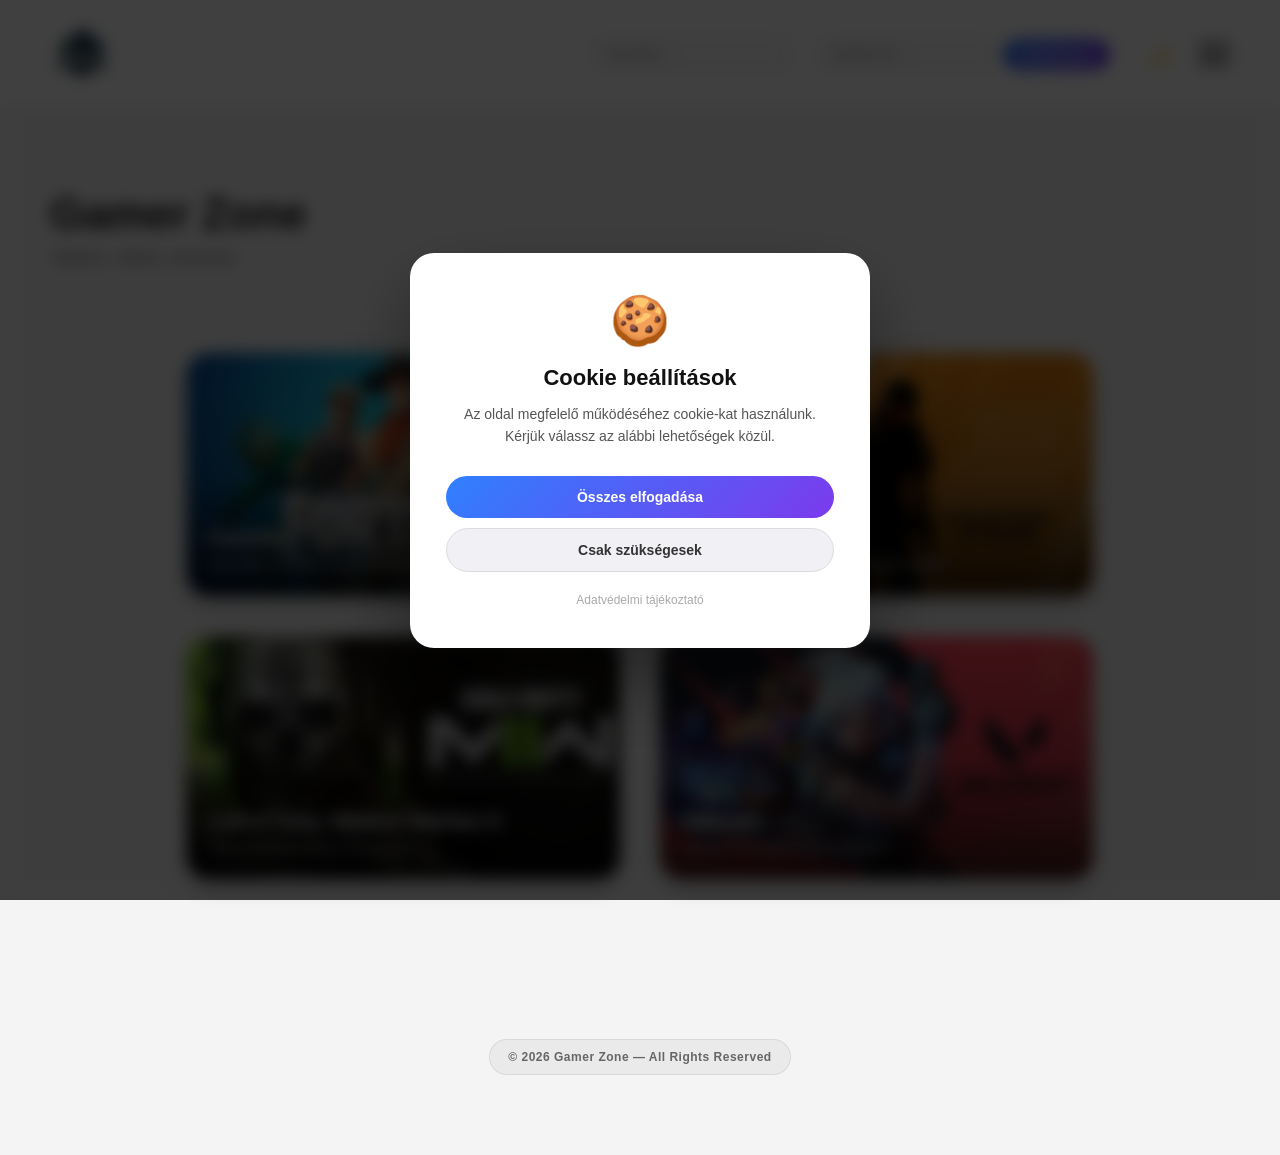
<file: index.html>
<!DOCTYPE html>
<html lang="hu">
<head>
    <meta charset="UTF-8">
    <title>Gamer Zone</title>
    <link rel="stylesheet" href="style.css">
</head>
<body>
<!-- COOKIE MODAL -->
<div id="cookieModal" class="cookie-modal">
    <div class="cookie-modal-box">
        <div class="cookie-icon">🍪</div>
        <h2>Cookie beállítások</h2>
        <p>Az oldal megfelelő működéséhez cookie-kat használunk. Kérjük válassz az alábbi lehetőségek közül.</p>
        <div class="cookie-actions">
            <button id="cookieAcceptAll" class="cookie-btn cookie-btn-primary">Összes elfogadása</button>
            <button id="cookieAcceptNecessary" class="cookie-btn cookie-btn-secondary">Csak szükségesek</button>
        </div>
        <a href="legal.html" class="cookie-legal-link">Adatvédelmi tájékoztató</a>
    </div>
</div>

<header>
   <div class="logo" id="homeBtn">
    <img src="images/7f5c92b2-23b0-4019-bd8c-41b9c2da1fce.png" alt="BMA" class="logo-img">
</div>

    <nav>

    <div class="search-container">
        <input type="text" id="searchInput" placeholder="Keresés..." autocomplete="off">
    </div>

    <div class="subscribe-container">
        <input type="email" id="subscribeInput" placeholder="Email cím..." autocomplete="off">
        <button id="subscribeBtn" class="subscribe-btn">Feliratkozás</button>
    </div>

        <button id="themeToggle" class="menu-btn" aria-label="Dark mode">🌙</button>
        <button class="menu-btn hamburger" id="menuBtn" aria-label="Menü">
            <span></span>
            <span></span>
            <span></span>
        </button>

        <div class="dropdown" id="dropdown">
    <div data-section="Beállítások">Beállítások</div>
    <div data-section="Videók, streamek">Videók, streamek</div>
    <div data-page="webshop.html" id="shopMenuBtn">🛒 Webshopunk</div>
    <div data-page="lan.html" id="lanMenuBtn">🖥️ LAN Party</div>
        </div>
    </nav>
</header>

<main>
    <div class="top-bar">
        <div>
            <h1 class="title" id="brandTitle">Gamer Zone</h1>
            <p class="subtitle" id="brandDesc">
                Játékok, videók, streamek
            </p>
        </div>

        <div class="layout-switch">
            <button data-cols="3">Streamek</button>
            <button data-cols="4" id="trukkos">Streamek, videók</button>
        </div>
    </div>

    <div class="grid" id="grid"></div>
</main>


<footer class="footer">
   <a href="legal.html" class="copyright-badge">
    © 2026 Gamer Zone — All Rights Reserved
</a>
</footer>

<div id="videoModal" class="video-modal">
    <div class="video-modal-backdrop"></div>
    <div class="video-modal-content">
        <button id="closeVideo" class="close-video" aria-label="Bezárás">✕</button>
        <iframe id="videoFrame" src="" frameborder="0"
            allow="accelerometer; autoplay; clipboard-write; encrypted-media; gyroscope; picture-in-picture"
            allowfullscreen></iframe>
    </div>
</div>

<script src="script.js"></script>

</body>
</html>
</file>
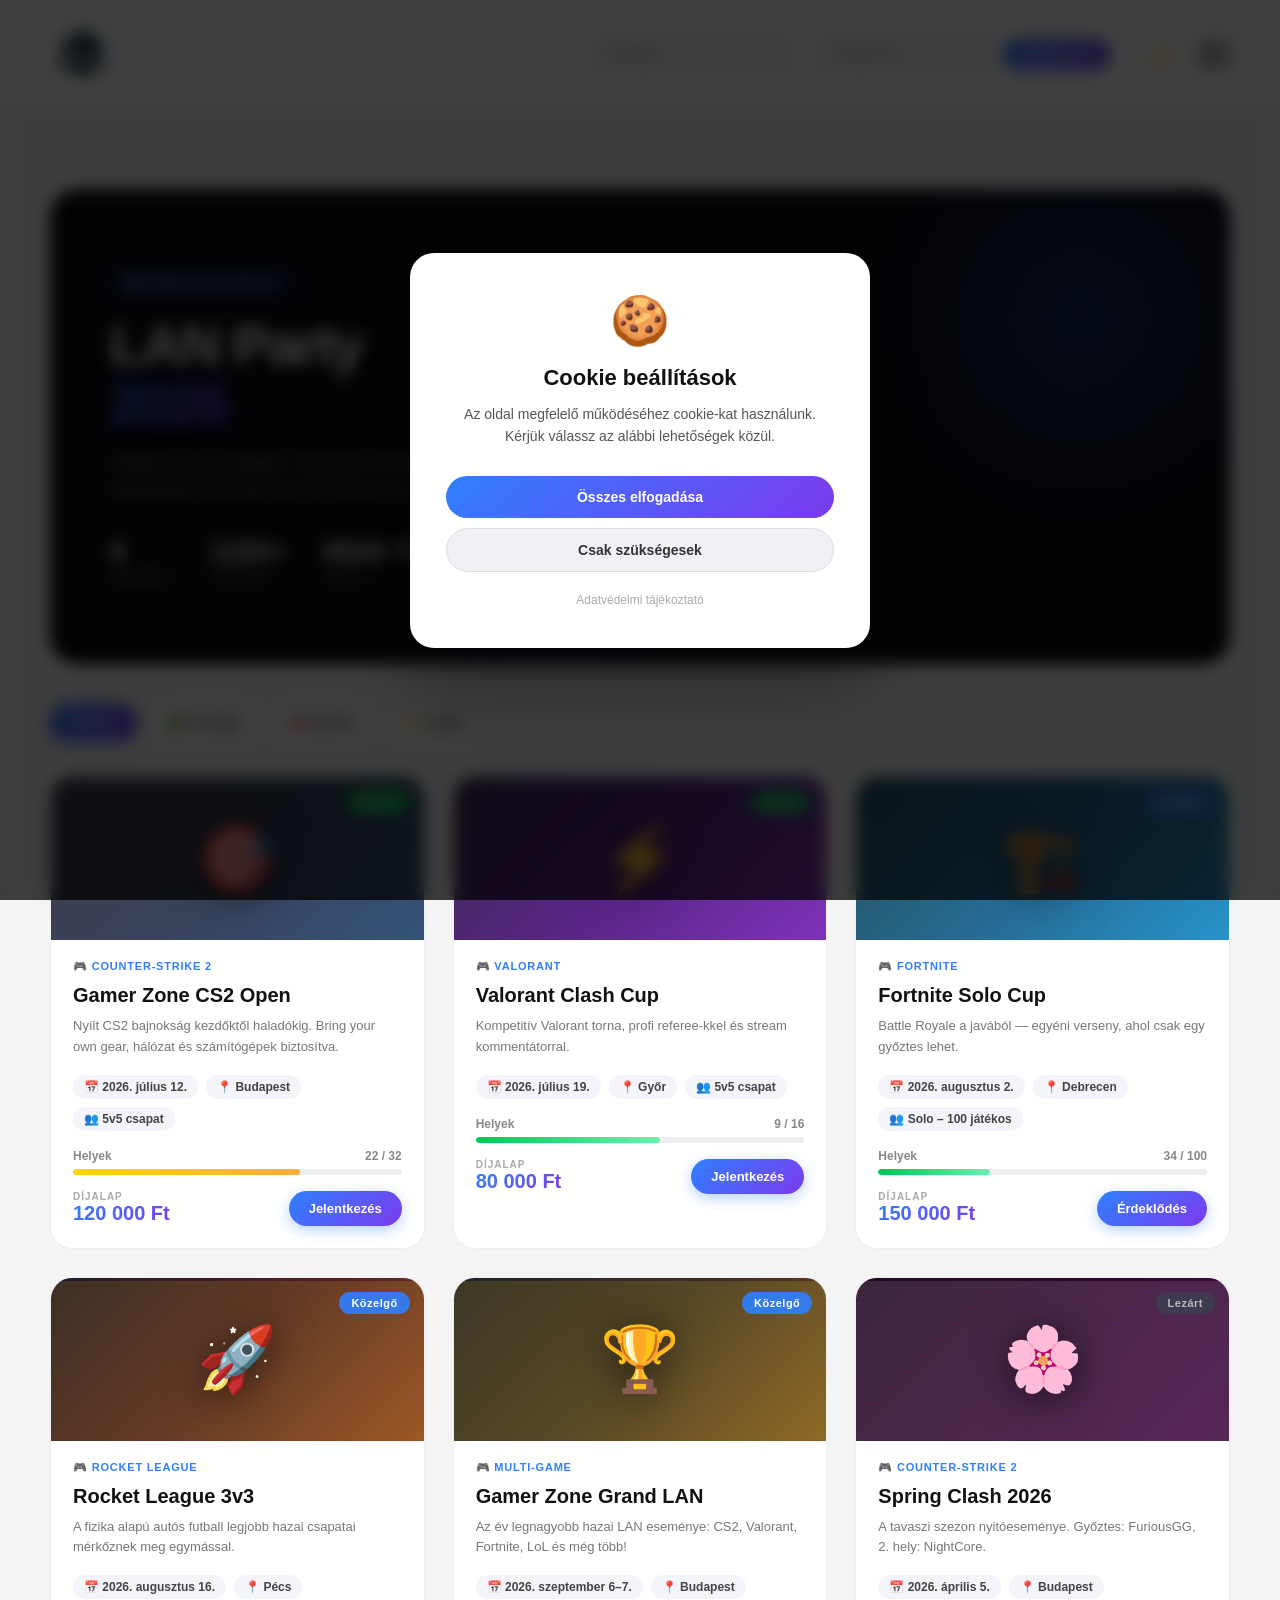
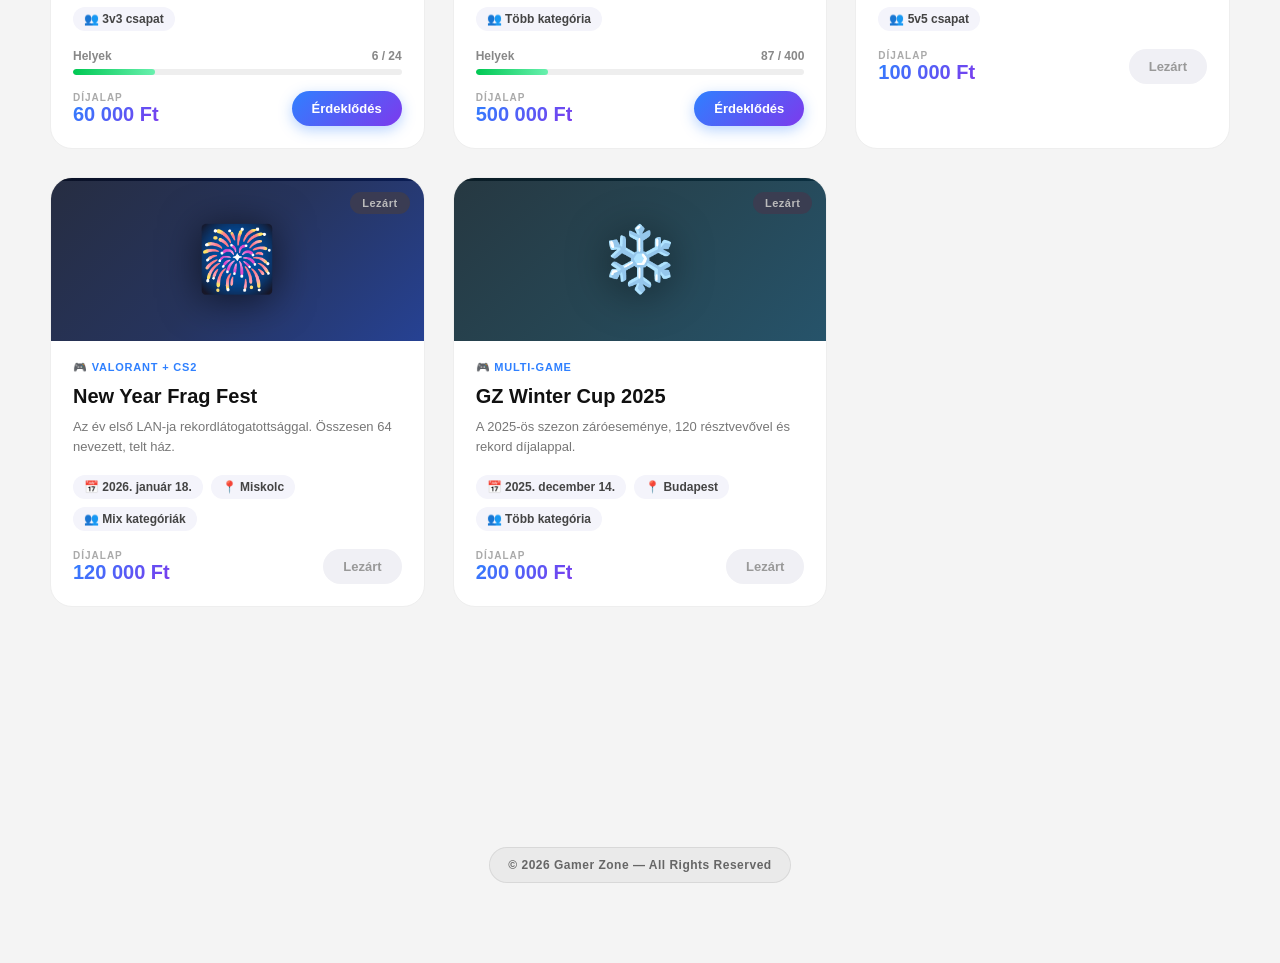
<file: lan.html>
<!DOCTYPE html>
<html lang="hu">
<head>
    <meta charset="UTF-8">
    <meta name="viewport" content="width=device-width, initial-scale=1.0">
    <title>LAN Party – Gamer Zone</title>
    <link rel="stylesheet" href="style.css">
    <link rel="stylesheet" href="lan.css">
</head>
<body>

<!-- COOKIE MODAL -->
<div id="cookieModal" class="cookie-modal">
    <div class="cookie-modal-box">
        <div class="cookie-icon">🍪</div>
        <h2>Cookie beállítások</h2>
        <p>Az oldal megfelelő működéséhez cookie-kat használunk. Kérjük válassz az alábbi lehetőségek közül.</p>
        <div class="cookie-actions">
            <button id="cookieAcceptAll" class="cookie-btn cookie-btn-primary">Összes elfogadása</button>
            <button id="cookieAcceptNecessary" class="cookie-btn cookie-btn-secondary">Csak szükségesek</button>
        </div>
        <a href="legal.html" class="cookie-legal-link">Adatvédelmi tájékoztató</a>
    </div>
</div>

<header>
    <div class="logo" id="homeBtn">
        <img src="images/7f5c92b2-23b0-4019-bd8c-41b9c2da1fce.png" alt="BMA" class="logo-img">
    </div>
    <nav>
        <div class="search-container">
            <input type="text" id="searchInput" placeholder="Keresés..." autocomplete="off">
        </div>
        <div class="subscribe-container">
            <input type="email" id="subscribeInput" placeholder="Email cím..." autocomplete="off">
            <button id="subscribeBtn" class="subscribe-btn">Feliratkozás</button>
        </div>
        <button id="themeToggle" class="menu-btn" aria-label="Dark mode">🌙</button>
        <button class="menu-btn hamburger" id="menuBtn" aria-label="Menü">
            <span></span><span></span><span></span>
        </button>
        <div class="dropdown" id="dropdown">
            <div data-page="index.html">Főoldal</div>
            <div data-page="webshop.html" id="shopMenuBtn">🛒 Webshopunk</div>
            <div data-page="lan.html" id="lanMenuBtn">🖥️ LAN Party</div>
        </div>
    </nav>
</header>

<main>

    <!-- HERO -->
    <div class="lan-hero">
        <div class="lan-hero-bg"></div>
        <div class="lan-hero-content">
            <span class="lan-hero-tag">🖥️ Gamer Zone Events</span>
            <h1>LAN Party<br><span class="lan-hero-accent">2026</span></h1>
            <p>Találkozz a közösséggel, versenyezz élőben, nyerj díjakat — a legnagyobb hazai gaming események egy helyen.</p>
            <div class="lan-hero-stats">
                <div class="lan-stat"><span class="lan-stat-num" id="statEvents">8</span><span class="lan-stat-label">Esemény</span></div>
                <div class="lan-stat"><span class="lan-stat-num" id="statPlayers">1200+</span><span class="lan-stat-label">Játékos</span></div>
                <div class="lan-stat"><span class="lan-stat-num" id="statPrize">850K Ft</span><span class="lan-stat-label">Díjalap</span></div>
            </div>
        </div>
        <div class="lan-hero-glow"></div>
        <div class="lan-hero-glow lan-hero-glow2"></div>
    </div>

    <!-- FILTER BAR -->
    <div class="lan-filter-bar">
        <button class="lan-filter-btn active" data-filter="all">Összes</button>
        <button class="lan-filter-btn" data-filter="upcoming">🟢 Közelgő</button>
        <button class="lan-filter-btn" data-filter="open">🎟️ Nyitott</button>
        <button class="lan-filter-btn" data-filter="past">📁 Lezárt</button>
    </div>

    <!-- EVENTS GRID -->
    <div class="lan-grid" id="lanGrid"></div>

</main>

<!-- REGISTRATION MODAL -->
<div id="regModal" class="reg-modal">
    <div class="reg-modal-backdrop" id="regModalBackdrop"></div>
    <div class="reg-modal-box">
        <button class="reg-modal-close" id="closeRegModal">✕</button>
        <div id="regModalContent"></div>
    </div>
</div>

<!-- TOAST -->
<div id="lanToast" class="lan-toast"></div>

<footer class="footer">
    <a href="legal.html" class="copyright-badge">© 2026 Gamer Zone — All Rights Reserved</a>
</footer>

<script src="lan.js"></script>
</body>
</html>
</file>
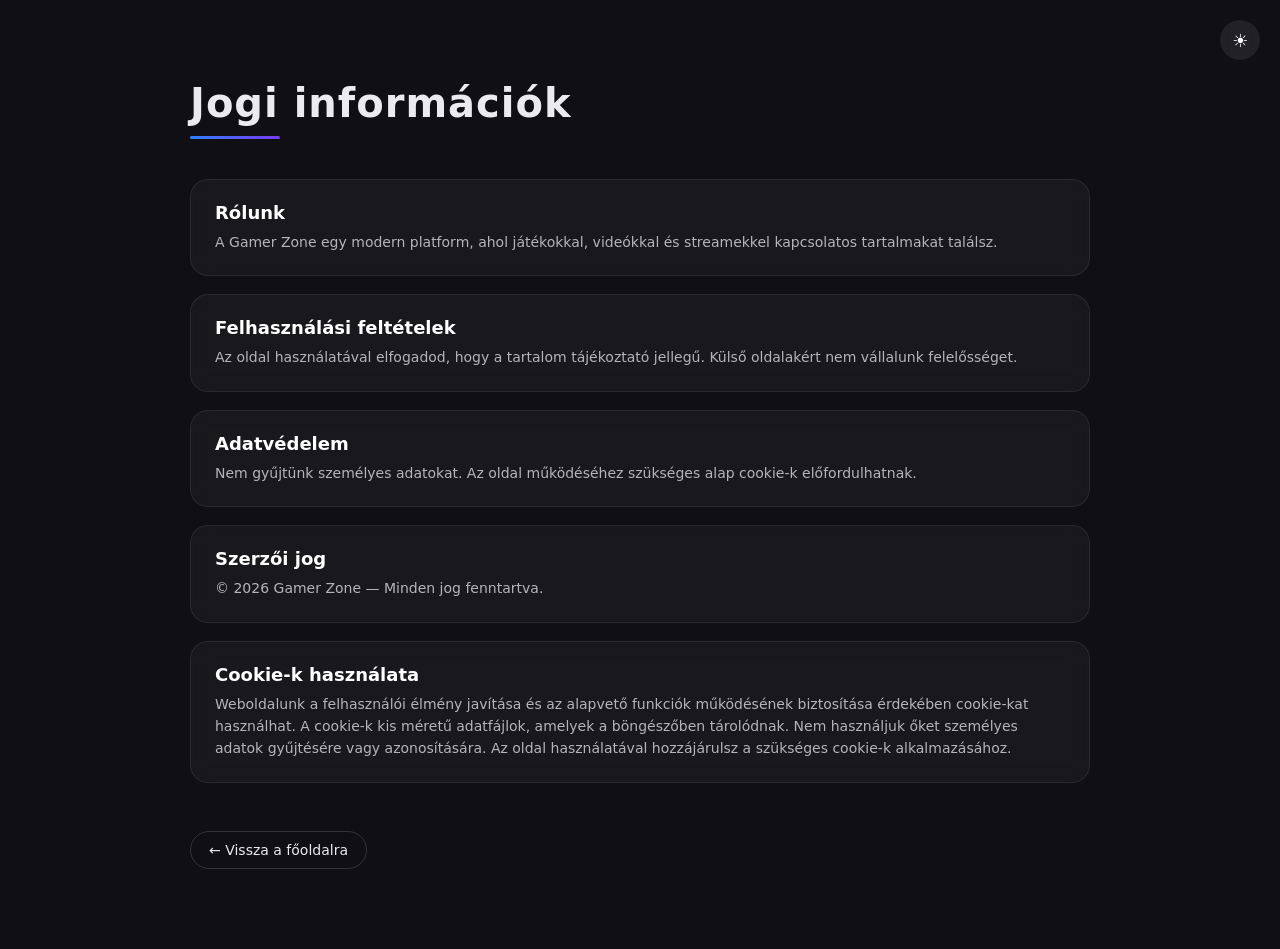
<file: legal.html>
<!DOCTYPE html>
<html lang="hu">
<head>
    <meta charset="UTF-8">
    <meta name="viewport" content="width=device-width, initial-scale=1.0">
    <title>Jogi információk – Gamer Zone</title>
    <link rel="stylesheet" href="legal.css">
</head>
<body>
    <button id="themeToggle" class="theme-btn">🌙</button>
<main class="legal-container">

    <h1>Jogi információk</h1>

    <section class="legal-card">
        <h2>Rólunk</h2>
        <p>
            A Gamer Zone egy modern platform, ahol játékokkal, videókkal és streamekkel kapcsolatos tartalmakat találsz.
        </p>
    </section>

    <section class="legal-card">
        <h2>Felhasználási feltételek</h2>
        <p>
            Az oldal használatával elfogadod, hogy a tartalom tájékoztató jellegű.
            Külső oldalakért nem vállalunk felelősséget.
        </p>
    </section>

    <section class="legal-card">
        <h2>Adatvédelem</h2>
        <p>
            Nem gyűjtünk személyes adatokat. Az oldal működéséhez szükséges alap cookie-k előfordulhatnak.
        </p>
    </section>

    <section class="legal-card">
        <h2>Szerzői jog</h2>
        <p>
            © 2026 Gamer Zone — Minden jog fenntartva.
        </p>
    </section>

    <section class="legal-card">
    <h2>Cookie-k használata</h2>
    <p>
        Weboldalunk a felhasználói élmény javítása és az alapvető funkciók működésének biztosítása érdekében cookie-kat használhat. A cookie-k kis méretű adatfájlok, amelyek a böngészőben tárolódnak. Nem használjuk őket személyes adatok gyűjtésére vagy azonosítására. Az oldal használatával hozzájárulsz a szükséges cookie-k alkalmazásához.
    </p>
    </section>

    <a href="index.html" class="back-btn">← Vissza a főoldalra</a>

</main>
<script>
const themeToggle = document.getElementById("themeToggle");

function updateIcon() {
    if (document.body.classList.contains("light-mode")) {
        themeToggle.textContent = "🌙";
    } else {
        themeToggle.textContent = "☀️";
    }
}

// load saved theme
if (localStorage.getItem("theme") === "light") {
    document.body.classList.add("light-mode");
}

updateIcon();

themeToggle.addEventListener("click", () => {
    document.body.classList.toggle("light-mode");

    localStorage.setItem(
        "theme",
        document.body.classList.contains("light-mode") ? "light" : "dark"
    );

    updateIcon();
});
</script>
</body>
</html>
</file>
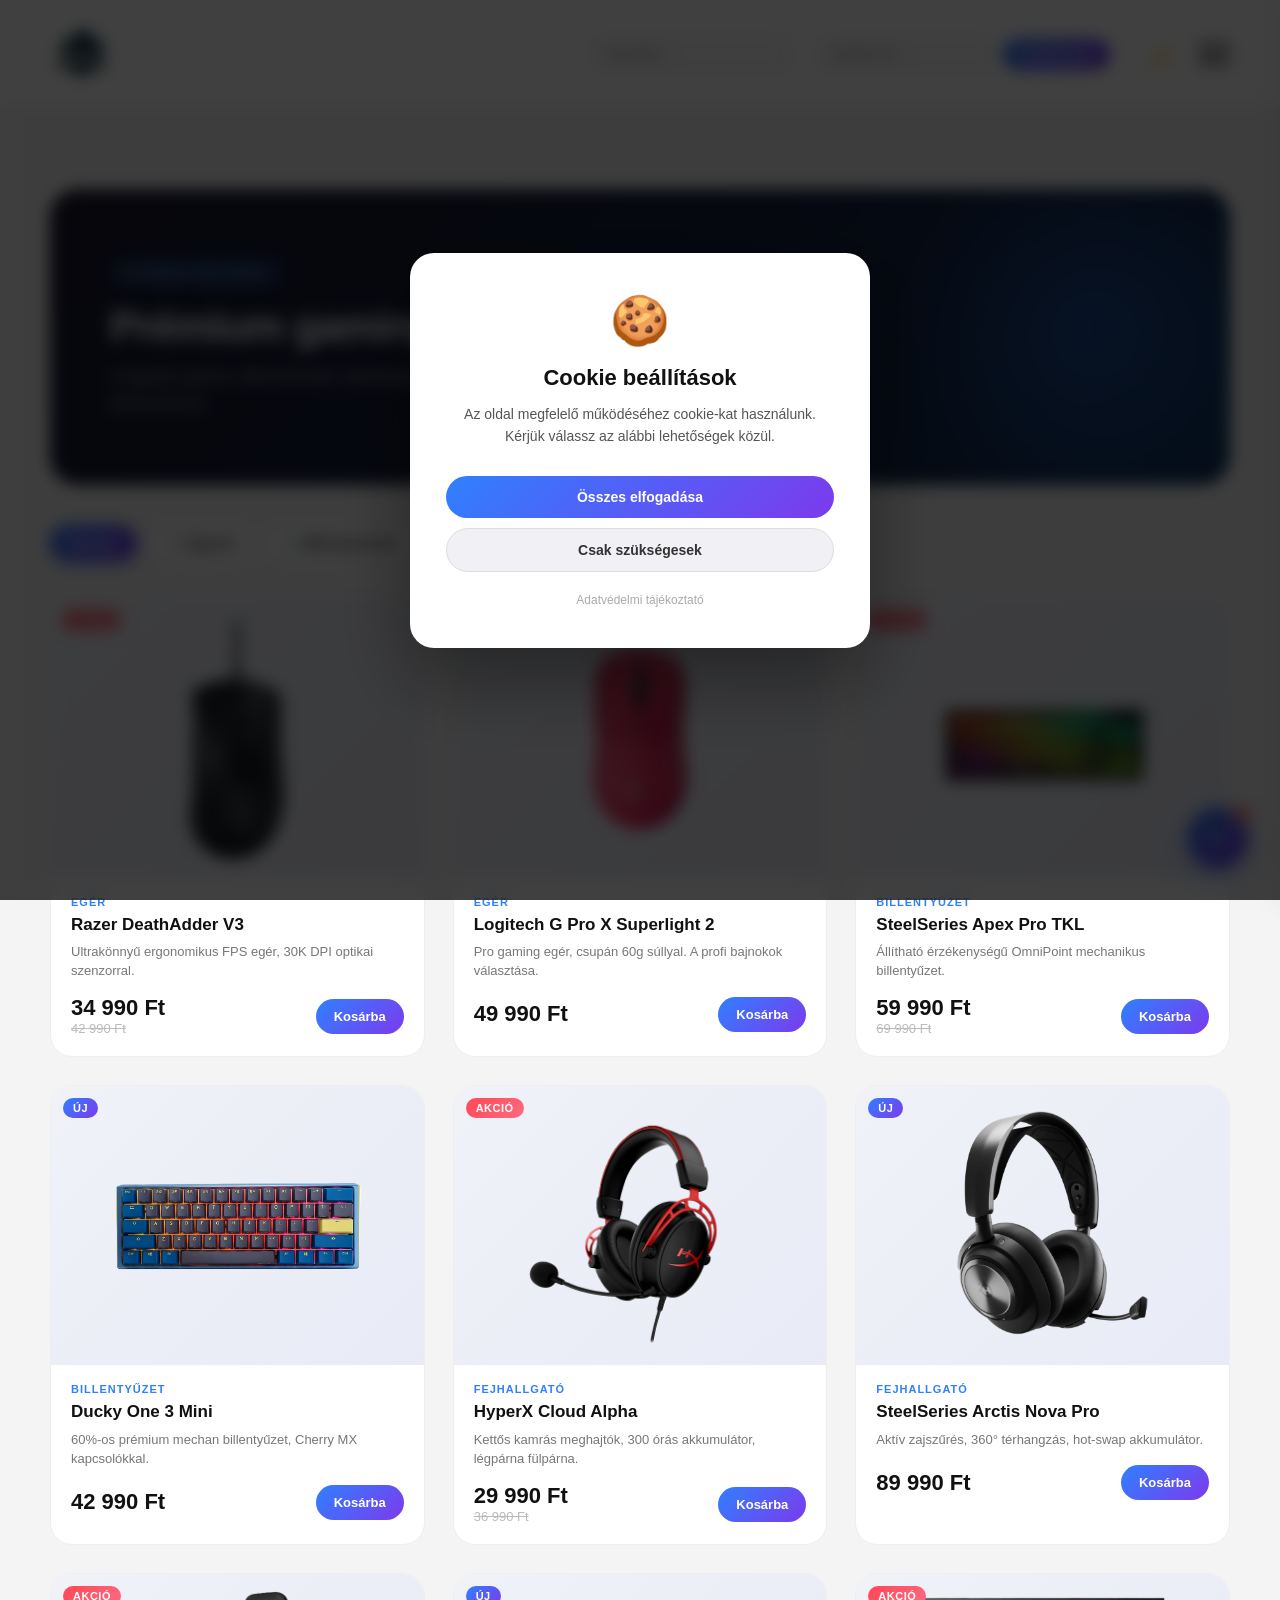
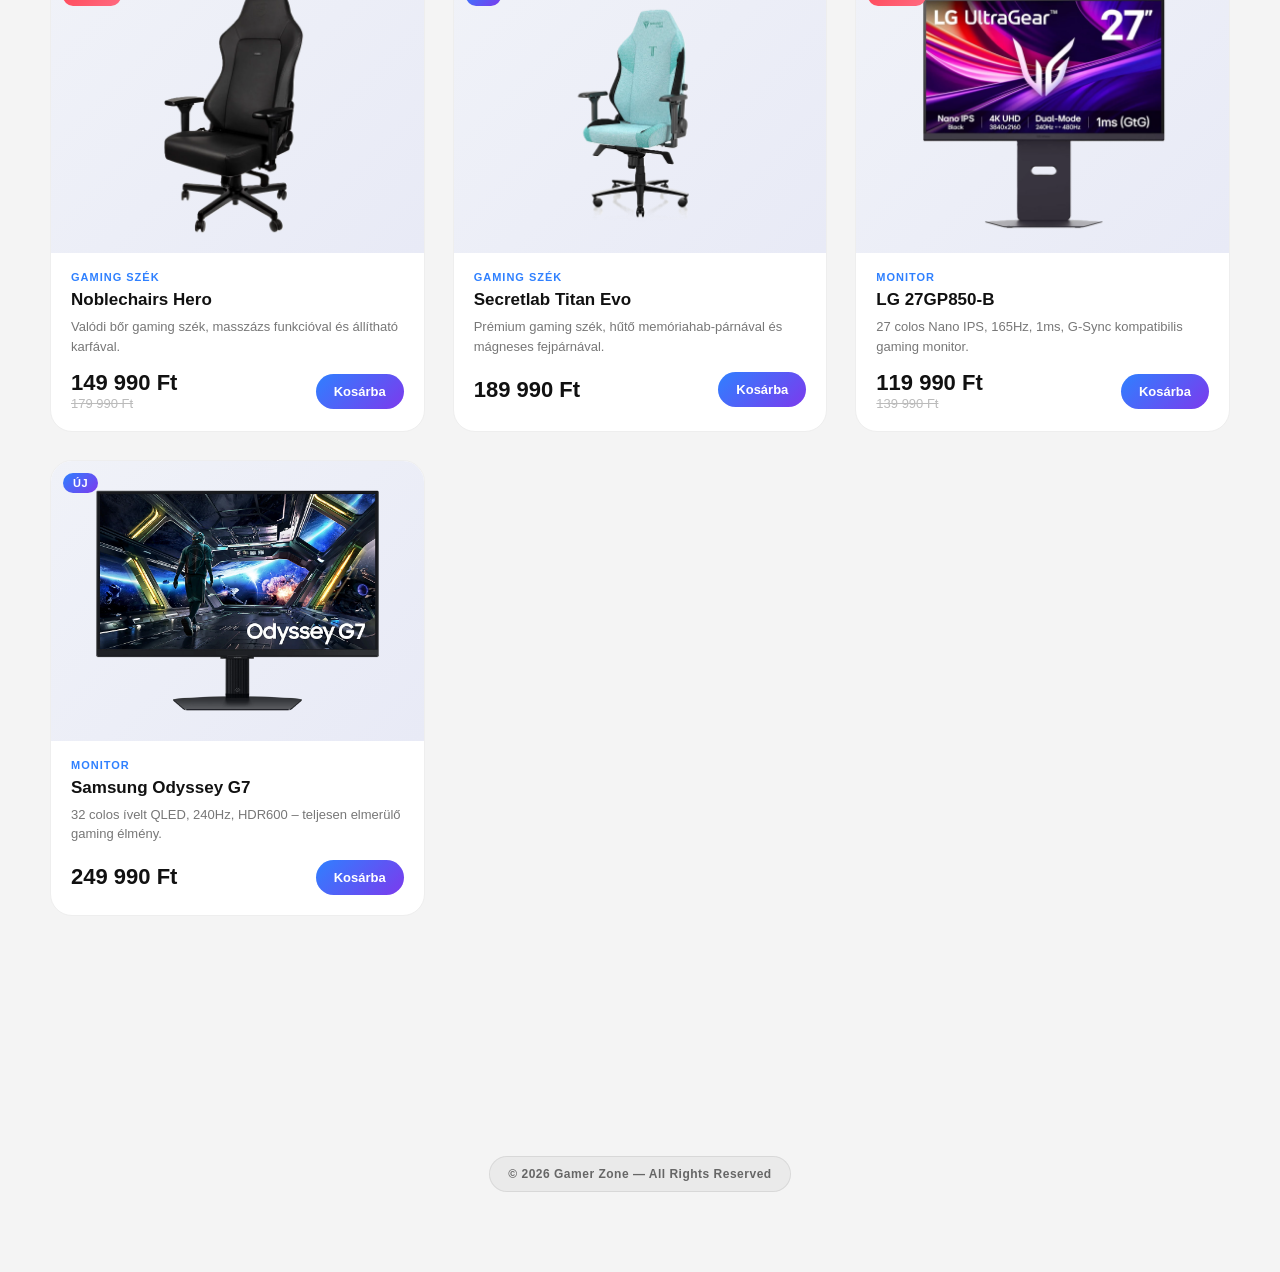
<file: webshop.html>
<!DOCTYPE html>
<html lang="hu">
<head>
    <meta charset="UTF-8">
    <meta name="viewport" content="width=device-width, initial-scale=1.0">
    <title>Webshop – Gamer Zone</title>
    <link rel="stylesheet" href="style.css">
    <link rel="stylesheet" href="webshop.css">
</head>
<body>

<!-- COOKIE MODAL -->
<div id="cookieModal" class="cookie-modal">
    <div class="cookie-modal-box">
        <div class="cookie-icon">🍪</div>
        <h2>Cookie beállítások</h2>
        <p>Az oldal megfelelő működéséhez cookie-kat használunk. Kérjük válassz az alábbi lehetőségek közül.</p>
        <div class="cookie-actions">
            <button id="cookieAcceptAll" class="cookie-btn cookie-btn-primary">Összes elfogadása</button>
            <button id="cookieAcceptNecessary" class="cookie-btn cookie-btn-secondary">Csak szükségesek</button>
        </div>
        <a href="legal.html" class="cookie-legal-link">Adatvédelmi tájékoztató</a>
    </div>
</div>

<header>
    <div class="logo" id="homeBtn">
        <img src="images/7f5c92b2-23b0-4019-bd8c-41b9c2da1fce.png" alt="BMA" class="logo-img">
    </div>
    <nav>
        <div class="search-container">
            <input type="text" id="searchInput" placeholder="Keresés..." autocomplete="off">
        </div>
        <div class="subscribe-container">
            <input type="email" id="subscribeInput" placeholder="Email cím..." autocomplete="off">
            <button id="subscribeBtn" class="subscribe-btn">Feliratkozás</button>
        </div>
        <button id="themeToggle" class="menu-btn" aria-label="Dark mode">🌙</button>
        <button class="menu-btn hamburger" id="menuBtn" aria-label="Menü">
            <span></span><span></span><span></span>
        </button>
        <div class="dropdown" id="dropdown">
            <div data-page="index.html">Főoldal</div>
            <div data-page="webshop.html">🛒 Webshopunk</div>
            <div data-page="lan.html" id="lanMenuBtn">🖥️ LAN Party</div>
        </div>
    </nav>
</header>

<main>
    <!-- HERO BANNER -->
    <div class="shop-hero">
        <div class="shop-hero-content">
            <span class="shop-hero-tag">🎮 Gamer Zone Store</span>
            <h1>Prémium gaming felszerelés</h1>
            <p>A legjobb egerek, billentyűzetek, fejhallgatók és egyebek — profi játékosoknak.</p>
        </div>
        <div class="shop-hero-glow"></div>
    </div>

    <!-- FILTER BAR -->
    <div class="shop-filter-bar">
        <button class="filter-btn active" data-cat="all">Összes</button>
        <button class="filter-btn" data-cat="mouse">🖱️ Egerek</button>
        <button class="filter-btn" data-cat="keyboard">⌨️ Billentyűzetek</button>
        <button class="filter-btn" data-cat="headset">🎧 Fejhallgatók</button>
        <button class="filter-btn" data-cat="chair">🪑 Székek</button>
        <button class="filter-btn" data-cat="monitor">🖥️ Monitorok</button>
    </div>

    <!-- PRODUCT GRID -->
    <div class="shop-grid" id="shopGrid"></div>

    <!-- CART SUMMARY TOAST -->
    <div id="cartToast" class="cart-toast"></div>
</main>

<!-- CART SIDEBAR -->
<div id="cartOverlay" class="cart-overlay"></div>
<aside id="cartSidebar" class="cart-sidebar">
    <div class="cart-header">
        <h2>🛒 Kosár</h2>
        <button id="closeCart" class="cart-close">✕</button>
    </div>
    <div id="cartItems" class="cart-items"></div>
    <div class="cart-footer">
        <div class="cart-total-row">
            <span>Összesen:</span>
            <span id="cartTotal" class="cart-total-price">0 Ft</span>
        </div>
        <button class="checkout-btn" id="checkoutBtn">Megrendelés →</button>
    </div>
</aside>

<!-- CART FAB -->
<button class="cart-fab" id="cartFab">
    🛒
    <span class="cart-badge" id="cartBadge">0</span>
</button>

<!-- PRODUCT DETAIL MODAL -->
<div id="productModal" class="product-modal">
    <div class="product-modal-backdrop" id="productModalBackdrop"></div>
    <div class="product-modal-box" id="productModalBox">
        <button class="product-modal-close" id="closeProductModal">✕</button>
        <div id="productModalContent"></div>
    </div>
</div>

<footer class="footer">
    <a href="legal.html" class="copyright-badge">© 2026 Gamer Zone — All Rights Reserved</a>
</footer>

<script src="webshop.js"></script>
</body>
</html>
</file>
<file: style.css>
/* ============================= */
/* ===== RESET ===== */
/* ============================= */

* {
    margin: 0;
    padding: 0;
    box-sizing: border-box;
    font-family: "Inter", "Helvetica Neue", Arial, sans-serif;
}

/* ============================= */
/* ===== LIGHT MODE (ALAP) ===== */
/* ============================= */

body {
    background: #f4f4f4;
    color: #111;
}

/* ===== HEADER ===== */

header {
    background: #ffffff;
    border-bottom: 1px solid #e0e0e0;
    padding: 22px 50px;
    display: flex;
    justify-content: space-between;
    align-items: center;
}

.logo {
    font-size: 16px;
    font-weight: 700;
    letter-spacing: 2px;
    cursor: pointer;
    color: #111;
    display: flex;
    align-items: center;
    gap: 50px;
}

.logo-img {
    width: 64px;
    height: 64px;
    object-fit: contain;
}

/* ===== NAV ===== */

nav {
    position: relative;
    display: flex;
    align-items: center;
    gap: 10px;
}

.menu-btn {
    background: none;
    border: none;
    cursor: pointer;
    margin-left: 12px;
    font-size: 18px;
    color: #111;
}

/* ===== HAMBURGER ===== */

.hamburger {
    width: 32px;
    height: 22px;
    display: flex;
    flex-direction: column;
    justify-content: space-between;
}

.hamburger span {
    height: 3px;
    width: 100%;
    background: #111;
    border-radius: 2px;
    transition: 0.3s ease;
}

.hamburger.active span:nth-child(1) {
    transform: translateY(9px) rotate(45deg);
}

.hamburger.active span:nth-child(2) {
    opacity: 0;
}

.hamburger.active span:nth-child(3) {
    transform: translateY(-9px) rotate(-45deg);
}

/* ===== DROPDOWN ===== */

.dropdown {
    display: none;
    position: absolute;
    right: 0;
    top: 42px;
    background: #ffffff;
    border: 1px solid #ddd;
    width: 220px;
    z-index: 100;
}

.dropdown div {
    padding: 14px 18px;
    cursor: pointer;
    font-size: 14px;
    color: #111;
}

.dropdown div:hover {
    background: #111;
    color: #fff;
}

/* ============================= */
/* ===== MAIN ===== */
/* ============================= */

main {
    max-width: 1400px;
    margin: auto;
    padding: 80px 50px;
}

.title {
    font-size: 44px;
    font-weight: 800;
    margin-bottom: 10px;
}

.subtitle {
    color: #555;
    margin-bottom: 50px;
    max-width: 600px;
}

/* ============================= */
/* ===== GRID ===== */
/* ============================= */

.grid {
    display: grid;
    gap: 40px;
    justify-content: center;
}


/* ============================= */
/* ===== CARD (433x243) ===== */
/* ============================= */

.card {
    border-radius: 22px;
    overflow: hidden;
    box-shadow: 0 8px 22px rgba(0,0,0,0.2);
    transition: transform 0.3s ease, box-shadow 0.3s ease;
}

/* KÉP */
.card-image {
    width: 100%;
    aspect-ratio: 433 / 243;
    background-size: cover;
    background-position: center;
    position: relative;
}


/* OVERLAY */
.card-overlay {
    position: absolute;
    inset: 0;
    background: linear-gradient(
        to top,
        rgba(0,0,0,0.75),
        rgba(0,0,0,0.25),
        rgba(0,0,0,0)
    );
    display: flex;
    flex-direction: column;
    justify-content: flex-end;
    padding: 22px;
    color: #fff;
}

/* SZÖVEG */
.card-overlay h3 {
    font-size: 20px;
    font-weight: 700;
    margin-bottom: 6px;
    text-shadow: 0 3px 8px rgba(0,0,0,0.9);
}

.card-overlay p {
    font-size: 13px;
    line-height: 1.4;
    color: #ddd;
    text-shadow: 0 3px 8px rgba(0,0,0,0.95);
}

/* HOVER */
.card:hover {
    transform: translateY(-6px);
    box-shadow: 0 14px 32px rgba(0,0,0,0.35);
}

/* ============================= */
/* ===== FOOTER ===== */
/* ============================= */

footer {
    text-align: center;
    padding: 80px;
    font-size: 12px;
    color: #666;
    font-weight: 600;
}

/* ============================= */
/* ===== DARK MODE ===== */
/* ============================= */

body.dark-mode {
    background: #0e0e11;
    color: #f4f4f4;
}

body.dark-mode header {
    background: #121217;
    border-color: #222;
}

body.dark-mode .logo {
    color: #fff;
}

body.dark-mode .menu-btn {
    color: #fff;
}

body.dark-mode .hamburger span {
    background: #fff;
}

body.dark-mode .dropdown {
    background: #1a1a22;
    border-color: #2a2a35;
}

body.dark-mode .dropdown div {
    color: #ddd;
}

body.dark-mode .dropdown div:hover {
    background: #2f80ff;
    color: #fff;
}

body.dark-mode .subtitle {
    color: #aaa;
}

body.dark-mode footer {
    color: #777;
}

body.dark-mode .card {
    box-shadow: 0 12px 30px rgba(0,0,0,0.6);
}

/* ============================= */
/* ===== RESPONSIVE ===== */
/* ============================= */

@media (max-width: 1024px) {
    main {
        padding: 60px 30px;
    }

    .grid {
        grid-template-columns: repeat(auto-fill, minmax(360px, 1fr));
    }

    .card-image {
        width: 100%;
        height: 220px;
    }

    .title {
        font-size: 36px;
    }
}

@media (max-width: 600px) {
    header {
        padding: 16px 20px;
        position: sticky;
        top: 0;
        z-index: 1000;
    }

    main {
        padding: 40px 20px;
    }

    .title {
        font-size: 28px;
    }

    .subtitle {
        font-size: 13px;
        margin-bottom: 30px;
    }

    .grid {
        grid-template-columns: 1fr;
    }

    .card-image {
        height: 200px;
    }

    footer {
        padding: 50px;
    }
}

/* ============================= */
/* ===== ACCESSIBILITY ===== */
/* ============================= */

button:focus-visible,
.dropdown div:focus-visible {
    outline: 3px solid #2f80ff;
    outline-offset: 4px;
}

/* ============================= */
/* ===== THEME TOGGLE FIX ===== */
/* ============================= */

#themeToggle {
    width: 36px;
    height: 36px;
    display: flex;
    align-items: center;
    justify-content: center;
    font-size: 18px;
    line-height: 1;
    border-radius: 50%;
}

#themeToggle:hover {
    background: rgba(0,0,0,0.08);
}

body.dark-mode #themeToggle:hover {
    background: rgba(255,255,255,0.1);
}
/*grid fix*/
.grid.cols-3 {
    grid-template-columns: repeat(3, minmax(0, 433px));
}

.grid.cols-4 {
    grid-template-columns: repeat(4, minmax(0, 433px));
}


/* ===== TOP BAR FINOMÍTÁS ===== */

.top-bar {
    display: flex;
    justify-content: space-between;
    align-items: flex-end;
    gap: 24px;
    margin-bottom: 36px;
}

.layout-switch button.active {
    background: #2f80ff;
    border-color: #2f80ff;
    color: #fff;
}

.layout-switch {
    display: flex;
    gap: 10px;
}

.layout-switch button {
    height: 36px;
    border-radius: 20px;
    border: 1px solid #ccc;
    background: #fff;
    font-size: 14px;
    cursor: pointer;
    padding: 8px 16px;     
     width: auto;           
     display: inline-block; 
}

body.dark-mode .layout-switch button {
    background: #1a1a22;
    border-color: #333;
    color: #fff;
}

/* mobil */
@media (max-width: 600px) {
    .top-bar {
        flex-direction: column;
        align-items: flex-start;
    }

    .layout-switch {
        margin-top: 8px;
    }
}

.layout-switch {
    display: none;
}

/* ============================= */
/* ===== ESSENTIAL 2 SOROS GRID ===== */
/* ============================= */

.grid.essential {
    display: flex;
    flex-direction: column;
    gap: 40px;
}

/* KÖZÖS SOR STÍLUS */
.grid-row {
    display: grid;
    gap: 40px;
    justify-content: center;
}

/* ===== FELSŐ SOR ===== */

/* active pool → 4 fent */
.grid.cols-3 .grid-row:first-child {
    grid-template-columns: repeat(4, 433px);
}

/* all map → 5 fent */
.grid.cols-4 .grid-row:first-child {
    grid-template-columns: repeat(5, 433px);
}

/* ===== ALSÓ SOR (KÖZÉPRE IGAZÍTVA) ===== */

/* active pool → 3 lent */
.grid.cols-3 .grid-row:last-child {
    grid-template-columns: repeat(3, 433px);
    justify-content: center;
}

/* all map → 4 lent */
.grid.cols-4 .grid-row:last-child {
    grid-template-columns: repeat(4, 433px);
    justify-content: center;
}

/* ============================= */
/* ===== NORMAL GRID ===== */
/* ============================= */

.grid:not(.essential) {
    display: grid;
    gap: 40px;
    justify-content: center;
}

.grid.cols-2 {
    grid-template-columns: repeat(2, minmax(0, 433px));
}

/* ============================= */
/* ===== ESSENTIAL 2 SOROS ===== */
/* ============================= */

.grid.essential {
    display: flex;
    flex-direction: column;
    gap: 40px;
}

.grid-row {
    display: grid;
    gap: 40px;
    justify-content: center;
}

/* felső sor */
.grid.cols-3 .grid-row:first-child {
    grid-template-columns: repeat(4, minmax(0, 400px));
}

.grid.cols-4 .grid-row:first-child {
    grid-template-columns: repeat(5, minmax(0, 400px));
}

/* alsó sor – KÖZÉPEN */
.grid.cols-3 .grid-row:last-child {
    grid-template-columns: repeat(3, minmax(0, 400px));
}

.grid.cols-4 .grid-row:last-child {
    grid-template-columns: repeat(4, minmax(0, 400px));
}

/* ============================= */
/* ===== VIDEO MODAL ===== */
/* ============================= */

.video-modal {
    display: none;
    position: fixed;
    inset: 0;
    z-index: 2000;
    align-items: center;
    justify-content: center;
}

.video-modal.active {
    display: flex;
}

.video-modal-backdrop {
    position: absolute;
    inset: 0;
    background: rgba(0, 0, 0, 0.88);
    backdrop-filter: blur(6px);
}

.video-modal-content {
    position: relative;
    width: 90%;
    max-width: 960px;
    aspect-ratio: 16 / 9;
    border-radius: 16px;
    overflow: hidden;
    box-shadow: 0 24px 60px rgba(0, 0, 0, 0.7);
    z-index: 1;
}

.video-modal-content iframe {
    width: 100%;
    height: 100%;
    display: block;
    border: none;
}

.close-video {
    position: absolute;
    top: -44px;
    right: 0;
    background: rgba(255, 255, 255, 0.15);
    border: 1px solid rgba(255, 255, 255, 0.25);
    color: #fff;
    font-size: 18px;
    width: 36px;
    height: 36px;
    border-radius: 50%;
    cursor: pointer;
    display: flex;
    align-items: center;
    justify-content: center;
    transition: background 0.2s;
    z-index: 2;
}

.close-video:hover {
    background: rgba(255, 255, 255, 0.3);
}

/* ===== KATTINTHATÓ KÁRTYA HOVER ===== */

.card.clickable {
    cursor: pointer;
}

.card.clickable .card-overlay::after {
    content: "Megnyitás";
    position: absolute;
    top: 50%;
    left: 50%;
    transform: translate(-50%, -50%) scale(0.85);
    background: rgba(47, 128, 255, 0.92);
    color: #fff;
    font-size: 13px;
    font-weight: 700;
    letter-spacing: 0.5px;
    padding: 9px 20px;
    border-radius: 999px;
    opacity: 0;
    transition: opacity 0.25s ease, transform 0.25s ease;
    pointer-events: none;
    white-space: nowrap;
}

.card.clickable:hover .card-overlay::after {
    opacity: 1;
    transform: translate(-50%, -50%) scale(1);
}


/* ===== SEARCH BOX ===== */
.search-container {
    margin-right: 16px;
    display: flex;
    align-items: center;
}

#searchInput {
    padding: 8px 16px;
    border-radius: 20px;
    border: 1px solid #ccc;
    background: #f9f9f9;
    color: #111;
    font-size: 14px;
    outline: none;
    transition: all 0.2s ease;
    width: 200px;
}

#searchInput:focus {
    border-color: #2f80ff;
    box-shadow: 0 0 0 3px rgba(47, 128, 255, 0.2);
}

/* Dark Mode Search Box */
body.dark-mode #searchInput {
    background: #1a1a22;
    border-color: #333;
    color: #fff;
}

body.dark-mode #searchInput::placeholder {
    color: #888;
}

body.dark-mode #searchInput:focus {
    border-color: #2f80ff;
}

/* Responsive adjustment for mobile */
@media (max-width: 600px) {
    #searchInput {
        width: 130px; /* Smaller on mobile so it fits next to the hamburger */
    }
}

/* ============================= */
/*       FOOTER COPYRIGHT         /
/* ============================= */

.copyright-badge {
    position: relative;
    display: inline-block;

    padding: 10px 18px;
    border-radius: 999px;

    font-size: 12px;
    font-weight: 600;
    letter-spacing: 0.5px;

    color: #666;
    background: rgba(0, 0, 0, 0.04);
    border: 1px solid rgba(0, 0, 0, 0.08);

    text-decoration: none;
    cursor: pointer;

    transition: all 0.25s ease;
}

/* underline anim */
.copyright-badge::after {
    content: "";
    position: absolute;
    left: 50%;
    bottom: 6px;

    width: 0%;
    height: 2px;

    background: linear-gradient(90deg, #2f80ff, #7c3aed);

    transform: translateX(-50%);
    transition: width 0.3s ease;
}

/* hover */
.copyright-badge:hover {
    color: #111;
    border-color: #2f80ff;
    transform: translateY(-2px);
}

.copyright-badge:hover::after {
    width: 70%;
}

/* DARK MODE */
body.dark-mode .copyright-badge {
    background: rgba(255, 255, 255, 0.04);
    color: #aaa;
    border-color: rgba(255, 255, 255, 0.08);
}

body.dark-mode .copyright-badge:hover {
    color: #fff;
}

/* ============================= */
/* ===== WEBSHOP DROPDOWN ITEM ===== */
/* ============================= */

#shopMenuBtn {
    color: #2f80ff !important;
    font-weight: 700;
    border-top: 1px solid #eee;
}

#shopMenuBtn:hover {
    background: linear-gradient(135deg, #2f80ff, #7c3aed) !important;
    color: #fff !important;
}

body.dark-mode #shopMenuBtn {
    border-top-color: #2a2a35;
}

/* ============================= */
/* ===== LAN DROPDOWN ITEM ===== */
/* ============================= */

#lanMenuBtn {
    color: #2f80ff !important;
    font-weight: 700;
}

#lanMenuBtn:hover {
    background: linear-gradient(135deg, #2f80ff, #7c3aed) !important;
    color: #fff !important;
}

/* ============================= */
/* ===== MOBIL ===== */
/* ============================= */

@media (max-width: 768px) {
    .grid.essential .grid-row {
        grid-template-columns: 1fr !important;
    }
}

/* ============================= */
/* ===== COOKIE MODAL ===== */
/* ============================= */

.cookie-modal {
    position: fixed;
    inset: 0;
    z-index: 9999;
    background: rgba(0, 0, 0, 0.75);
    backdrop-filter: blur(8px);
    display: flex;
    align-items: center;
    justify-content: center;
}

.cookie-modal.hidden {
    display: none;
}

.cookie-modal-box {
    background: #ffffff;
    border-radius: 24px;
    padding: 40px 36px;
    max-width: 460px;
    width: 90%;
    text-align: center;
    box-shadow: 0 32px 80px rgba(0, 0, 0, 0.4);
    animation: cookiePop 0.35s cubic-bezier(0.34, 1.56, 0.64, 1) both;
}

@keyframes cookiePop {
    from { opacity: 0; transform: scale(0.88) translateY(20px); }
    to   { opacity: 1; transform: scale(1) translateY(0); }
}

.cookie-icon {
    font-size: 48px;
    margin-bottom: 16px;
}

.cookie-modal-box h2 {
    font-size: 22px;
    font-weight: 800;
    color: #111;
    margin-bottom: 12px;
}

.cookie-modal-box p {
    font-size: 14px;
    color: #555;
    line-height: 1.6;
    margin-bottom: 28px;
}

.cookie-actions {
    display: flex;
    flex-direction: column;
    gap: 10px;
    margin-bottom: 18px;
}

.cookie-btn {
    padding: 13px 20px;
    border-radius: 999px;
    font-size: 14px;
    font-weight: 700;
    cursor: pointer;
    border: none;
    transition: all 0.2s ease;
}

.cookie-btn-primary {
    background: linear-gradient(135deg, #2f80ff, #7c3aed);
    color: #fff;
}

.cookie-btn-primary:hover {
    opacity: 0.9;
    transform: translateY(-2px);
}

.cookie-btn-secondary {
    background: #f0f0f5;
    color: #333;
    border: 1px solid #ddd;
}

.cookie-btn-secondary:hover {
    background: #e5e5ee;
    transform: translateY(-2px);
}

.cookie-legal-link {
    font-size: 12px;
    color: #aaa;
    text-decoration: none;
    transition: color 0.2s;
}

.cookie-legal-link:hover {
    color: #2f80ff;
}

/* Dark mode cookie */
body.dark-mode .cookie-modal-box {
    background: #1a1a22;
    border: 1px solid #2a2a35;
}

body.dark-mode .cookie-modal-box h2 {
    color: #f4f4f4;
}

body.dark-mode .cookie-modal-box p {
    color: #aaa;
}

body.dark-mode .cookie-btn-secondary {
    background: #2a2a35;
    color: #ddd;
    border-color: #3a3a48;
}

body.dark-mode .cookie-btn-secondary:hover {
    background: #333344;
}

/* ============================= */
/* ===== FELIRATKOZÁS ===== */
/* ============================= */

.subscribe-container {
    display: flex;
    align-items: center;
    gap: 6px;
    margin-right: 8px;
}

#subscribeInput {
    padding: 8px 16px;
    border-radius: 20px;
    border: 1px solid #ccc;
    background: #f9f9f9;
    color: #111;
    font-size: 14px;
    outline: none;
    transition: all 0.2s ease;
    width: 180px;
}

#subscribeInput:focus {
    border-color: #2f80ff;
    box-shadow: 0 0 0 3px rgba(47, 128, 255, 0.2);
}

.subscribe-btn {
    padding: 8px 16px;
    border-radius: 20px;
    border: none;
    background: linear-gradient(135deg, #2f80ff, #7c3aed);
    color: #fff;
    font-size: 13px;
    font-weight: 700;
    cursor: pointer;
    transition: all 0.2s ease;
    white-space: nowrap;
}

.subscribe-btn:hover {
    opacity: 0.88;
    transform: translateY(-1px);
}

/* Dark mode subscribe */
body.dark-mode #subscribeInput {
    background: #1a1a22;
    border-color: #333;
    color: #fff;
}

body.dark-mode #subscribeInput::placeholder {
    color: #888;
}

body.dark-mode #subscribeInput:focus {
    border-color: #2f80ff;
}

/* Feliratkozás toast üzenet */
.subscribe-toast {
    position: fixed;
    bottom: 30px;
    left: 50%;
    transform: translateX(-50%) translateY(20px);
    background: #1a1a22;
    color: #fff;
    padding: 12px 24px;
    border-radius: 999px;
    font-size: 14px;
    font-weight: 600;
    opacity: 0;
    transition: all 0.35s ease;
    z-index: 5000;
    white-space: nowrap;
    pointer-events: none;
}

.subscribe-toast.show {
    opacity: 1;
    transform: translateX(-50%) translateY(0);
}

body.dark-mode .subscribe-toast {
    background: #f4f4f4;
    color: #111;
}

/* Mobil – feliratkozás elrejtése kis képernyőn */
@media (max-width: 768px) {
    .subscribe-container {
        display: none;
    }
}
</file>
<file: lan.css>
/* ============================= */
/* ===== LAN PARTY CSS ===== */
/* ============================= */

/* ===== HERO ===== */
.lan-hero {
    position: relative;
    overflow: hidden;
    border-radius: 28px;
    padding: 80px 60px;
    margin-bottom: 40px;
    background: #0a0a14;
    color: #fff;
    min-height: 360px;
    display: flex;
    align-items: center;
}

.lan-hero-bg {
    position: absolute;
    inset: 0;
    background:
        repeating-linear-gradient(
            0deg,
            transparent,
            transparent 38px,
            rgba(47, 128, 255, 0.04) 38px,
            rgba(47, 128, 255, 0.04) 39px
        ),
        repeating-linear-gradient(
            90deg,
            transparent,
            transparent 38px,
            rgba(47, 128, 255, 0.04) 38px,
            rgba(47, 128, 255, 0.04) 39px
        );
    pointer-events: none;
}

.lan-hero-glow {
    position: absolute;
    top: -80px;
    right: -60px;
    width: 420px;
    height: 420px;
    border-radius: 50%;
    background: radial-gradient(circle, rgba(47, 128, 255, 0.28) 0%, transparent 70%);
    pointer-events: none;
}

.lan-hero-glow2 {
    top: auto;
    bottom: -100px;
    right: auto;
    left: 30%;
    width: 300px;
    height: 300px;
    background: radial-gradient(circle, rgba(124, 58, 237, 0.2) 0%, transparent 70%);
}

.lan-hero-content {
    position: relative;
    z-index: 1;
    max-width: 640px;
}

.lan-hero-tag {
    display: inline-block;
    background: rgba(47, 128, 255, 0.15);
    border: 1px solid rgba(47, 128, 255, 0.4);
    color: #7fb3ff;
    font-size: 13px;
    font-weight: 700;
    letter-spacing: 0.5px;
    padding: 5px 14px;
    border-radius: 999px;
    margin-bottom: 20px;
}

.lan-hero-content h1 {
    font-size: 56px;
    font-weight: 900;
    line-height: 1.05;
    margin-bottom: 16px;
    letter-spacing: -2px;
}

.lan-hero-accent {
    background: linear-gradient(135deg, #2f80ff, #7c3aed);
    -webkit-background-clip: text;
    -webkit-text-fill-color: transparent;
    background-clip: text;
}

.lan-hero-content p {
    font-size: 16px;
    color: rgba(255, 255, 255, 0.6);
    line-height: 1.65;
    max-width: 500px;
    margin-bottom: 36px;
}

/* STATS ROW */
.lan-hero-stats {
    display: flex;
    gap: 36px;
    flex-wrap: wrap;
}

.lan-stat {
    display: flex;
    flex-direction: column;
    gap: 4px;
}

.lan-stat-num {
    font-size: 28px;
    font-weight: 900;
    color: #fff;
    line-height: 1;
}

.lan-stat-label {
    font-size: 12px;
    font-weight: 600;
    color: rgba(255,255,255,0.45);
    letter-spacing: 0.5px;
    text-transform: uppercase;
}

/* Light mode hero stays dark (same as shop hero — intentional) */
body:not(.dark-mode) .lan-hero {
    background: #0a0a14;
}

/* ===== FILTER BAR ===== */
.lan-filter-bar {
    display: flex;
    gap: 10px;
    flex-wrap: wrap;
    margin-bottom: 36px;
}

.lan-filter-btn {
    padding: 9px 18px;
    border-radius: 999px;
    border: 1px solid #ddd;
    background: #fff;
    color: #333;
    font-size: 14px;
    font-weight: 600;
    cursor: pointer;
    transition: all 0.2s ease;
}

.lan-filter-btn:hover {
    border-color: #2f80ff;
    color: #2f80ff;
    transform: translateY(-2px);
}

.lan-filter-btn.active {
    background: linear-gradient(135deg, #2f80ff, #7c3aed);
    color: #fff;
    border-color: transparent;
    box-shadow: 0 4px 14px rgba(47, 128, 255, 0.35);
}

body.dark-mode .lan-filter-btn {
    background: #1a1a22;
    border-color: #2a2a35;
    color: #ccc;
}

body.dark-mode .lan-filter-btn:hover {
    border-color: #2f80ff;
    color: #7fb3ff;
}

body.dark-mode .lan-filter-btn.active {
    color: #fff;
}

/* ===== EVENT GRID ===== */
.lan-grid {
    display: grid;
    grid-template-columns: repeat(auto-fill, minmax(340px, 1fr));
    gap: 28px;
    margin-bottom: 80px;
}

/* ===== EVENT CARD ===== */
.event-card {
    background: #fff;
    border: 1px solid #eee;
    border-radius: 22px;
    overflow: hidden;
    transition: transform 0.3s ease, box-shadow 0.3s ease, border-color 0.2s ease;
    cursor: pointer;
    position: relative;
}

.event-card:hover {
    transform: translateY(-6px);
    box-shadow: 0 18px 40px rgba(0,0,0,0.12);
    border-color: rgba(47, 128, 255, 0.35);
}

/* STATUS STRIPE */
.event-card::before {
    content: "";
    position: absolute;
    top: 0; left: 0; right: 0;
    height: 3px;
}

.event-card.status-upcoming::before {
    background: linear-gradient(90deg, #2f80ff, #7c3aed);
}

.event-card.status-open::before {
    background: linear-gradient(90deg, #00c853, #69f0ae);
}

.event-card.status-past::before {
    background: #444;
}

/* BANNER */
.event-banner {
    width: 100%;
    aspect-ratio: 16/7;
    display: flex;
    align-items: center;
    justify-content: center;
    font-size: 60px;
    position: relative;
    overflow: hidden;
}

.event-banner-bg {
    position: absolute;
    inset: 0;
    opacity: 0.85;
}

.event-banner-emoji {
    position: relative;
    z-index: 1;
    font-size: 64px;
    filter: drop-shadow(0 4px 20px rgba(0,0,0,0.6));
}

.event-status-badge {
    position: absolute;
    top: 14px;
    right: 14px;
    z-index: 2;
    font-size: 11px;
    font-weight: 800;
    letter-spacing: 0.5px;
    padding: 5px 12px;
    border-radius: 999px;
}

.event-status-badge.upcoming {
    background: rgba(47, 128, 255, 0.9);
    color: #fff;
}

.event-status-badge.open {
    background: rgba(0, 200, 83, 0.9);
    color: #fff;
}

.event-status-badge.past {
    background: rgba(60, 60, 80, 0.9);
    color: #bbb;
}

/* BODY */
.event-body {
    padding: 20px 22px 22px;
}

.event-meta {
    display: flex;
    gap: 12px;
    flex-wrap: wrap;
    margin-bottom: 10px;
}

.event-meta-tag {
    font-size: 11px;
    font-weight: 700;
    letter-spacing: 0.8px;
    text-transform: uppercase;
    color: #2f80ff;
}

.event-title {
    font-size: 20px;
    font-weight: 900;
    color: #111;
    margin-bottom: 8px;
    line-height: 1.25;
}

.event-desc {
    font-size: 13px;
    color: #777;
    line-height: 1.55;
    margin-bottom: 18px;
}

/* INFO PILLS */
.event-info-row {
    display: flex;
    gap: 8px;
    flex-wrap: wrap;
    margin-bottom: 18px;
}

.event-pill {
    display: inline-flex;
    align-items: center;
    gap: 5px;
    font-size: 12px;
    font-weight: 600;
    padding: 5px 11px;
    border-radius: 999px;
    background: #f4f4fb;
    color: #444;
}

/* FOOTER ROW */
.event-footer-row {
    display: flex;
    align-items: center;
    justify-content: space-between;
    gap: 10px;
}

.event-prize {
    display: flex;
    flex-direction: column;
}

.event-prize-label {
    font-size: 10px;
    font-weight: 700;
    letter-spacing: 1px;
    text-transform: uppercase;
    color: #aaa;
}

.event-prize-amount {
    font-size: 20px;
    font-weight: 900;
    background: linear-gradient(135deg, #2f80ff, #7c3aed);
    -webkit-background-clip: text;
    -webkit-text-fill-color: transparent;
    background-clip: text;
}

.event-reg-btn {
    padding: 10px 20px;
    border-radius: 999px;
    border: none;
    font-size: 13px;
    font-weight: 800;
    cursor: pointer;
    transition: all 0.2s ease;
    white-space: nowrap;
}

.event-reg-btn.open {
    background: linear-gradient(135deg, #2f80ff, #7c3aed);
    color: #fff;
    box-shadow: 0 4px 14px rgba(47, 128, 255, 0.35);
}

.event-reg-btn.open:hover {
    opacity: 0.88;
    transform: translateY(-2px);
    box-shadow: 0 8px 22px rgba(47, 128, 255, 0.45);
}

.event-reg-btn.closed {
    background: #f0f0f5;
    color: #aaa;
    cursor: default;
}

.event-reg-btn.past {
    background: #f0f0f5;
    color: #999;
    cursor: default;
}

/* PROGRESS BAR */
.event-slots-wrap {
    margin-bottom: 16px;
}

.event-slots-label {
    display: flex;
    justify-content: space-between;
    font-size: 12px;
    font-weight: 600;
    color: #888;
    margin-bottom: 6px;
}

.event-slots-bar {
    width: 100%;
    height: 6px;
    background: #eee;
    border-radius: 999px;
    overflow: hidden;
}

.event-slots-fill {
    height: 100%;
    border-radius: 999px;
    transition: width 0.6s ease;
}

.event-slots-fill.green  { background: linear-gradient(90deg, #00c853, #69f0ae); }
.event-slots-fill.yellow { background: linear-gradient(90deg, #ffd600, #ffab40); }
.event-slots-fill.red    { background: linear-gradient(90deg, #ff4757, #ff6b81); }

/* Dark mode cards */
body.dark-mode .event-card {
    background: #16161f;
    border-color: #222;
}

body.dark-mode .event-card:hover {
    border-color: rgba(47, 128, 255, 0.35);
    box-shadow: 0 18px 40px rgba(0,0,0,0.5);
}

body.dark-mode .event-title {
    color: #f4f4f4;
}

body.dark-mode .event-desc {
    color: #888;
}

body.dark-mode .event-pill {
    background: #1e1e28;
    color: #ccc;
}

body.dark-mode .event-slots-bar {
    background: #2a2a35;
}

body.dark-mode .event-reg-btn.closed,
body.dark-mode .event-reg-btn.past {
    background: #2a2a35;
    color: #666;
}

/* ===== EMPTY STATE ===== */
.lan-empty {
    grid-column: 1 / -1;
    text-align: center;
    padding: 80px 20px;
    color: #aaa;
}

.lan-empty-icon {
    font-size: 64px;
    display: block;
    margin-bottom: 16px;
}

.lan-empty p {
    font-size: 18px;
    font-weight: 600;
}

/* ===== REGISTRATION MODAL ===== */
.reg-modal {
    display: none;
    position: fixed;
    inset: 0;
    z-index: 2000;
    align-items: center;
    justify-content: center;
}

.reg-modal.active {
    display: flex;
}

.reg-modal-backdrop {
    position: absolute;
    inset: 0;
    background: rgba(0,0,0,0.82);
    backdrop-filter: blur(8px);
}

.reg-modal-box {
    position: relative;
    z-index: 1;
    background: #fff;
    border-radius: 28px;
    padding: 36px;
    max-width: 540px;
    width: 90%;
    max-height: 90vh;
    overflow-y: auto;
    box-shadow: 0 32px 80px rgba(0,0,0,0.45);
    animation: regPop 0.3s cubic-bezier(0.34, 1.56, 0.64, 1) both;
}

@keyframes regPop {
    from { opacity: 0; transform: scale(0.9) translateY(20px); }
    to   { opacity: 1; transform: scale(1) translateY(0); }
}

.reg-modal-close {
    position: absolute;
    top: 18px;
    right: 18px;
    background: #f0f0f5;
    border: none;
    width: 34px;
    height: 34px;
    border-radius: 50%;
    font-size: 14px;
    cursor: pointer;
    color: #333;
    display: flex;
    align-items: center;
    justify-content: center;
    transition: all 0.2s;
}

.reg-modal-close:hover {
    background: #ff4757;
    color: #fff;
}

/* Modal content */
.reg-event-banner {
    width: 100%;
    aspect-ratio: 16/6;
    border-radius: 16px;
    display: flex;
    align-items: center;
    justify-content: center;
    font-size: 72px;
    margin-bottom: 24px;
    position: relative;
    overflow: hidden;
}

.reg-event-banner .event-banner-bg {
    border-radius: 16px;
}

.reg-event-title {
    font-size: 26px;
    font-weight: 900;
    color: #111;
    margin-bottom: 6px;
}

.reg-event-date {
    font-size: 14px;
    color: #888;
    margin-bottom: 20px;
    font-weight: 600;
}

/* FORM */
.reg-form {
    display: flex;
    flex-direction: column;
    gap: 14px;
    margin-top: 4px;
}

.reg-form-row {
    display: flex;
    flex-direction: column;
    gap: 6px;
}

.reg-form-row label {
    font-size: 12px;
    font-weight: 700;
    text-transform: uppercase;
    letter-spacing: 0.5px;
    color: #888;
}

.reg-form-row input,
.reg-form-row select {
    padding: 11px 16px;
    border-radius: 12px;
    border: 1px solid #ddd;
    background: #f9f9fc;
    color: #111;
    font-size: 14px;
    outline: none;
    transition: all 0.2s ease;
    font-family: inherit;
}

.reg-form-row input:focus,
.reg-form-row select:focus {
    border-color: #2f80ff;
    box-shadow: 0 0 0 3px rgba(47, 128, 255, 0.15);
}

.reg-submit-btn {
    width: 100%;
    padding: 15px;
    border-radius: 999px;
    border: none;
    background: linear-gradient(135deg, #2f80ff, #7c3aed);
    color: #fff;
    font-size: 16px;
    font-weight: 800;
    cursor: pointer;
    transition: all 0.2s ease;
    margin-top: 6px;
}

.reg-submit-btn:hover {
    opacity: 0.9;
    transform: translateY(-2px);
    box-shadow: 0 8px 24px rgba(47, 128, 255, 0.4);
}

.reg-info-grid {
    display: grid;
    grid-template-columns: 1fr 1fr;
    gap: 12px;
    background: #f7f8fc;
    border-radius: 14px;
    padding: 16px;
    margin-bottom: 20px;
}

.reg-info-item {
    display: flex;
    flex-direction: column;
    gap: 3px;
}

.reg-info-key {
    font-size: 11px;
    font-weight: 700;
    letter-spacing: 0.6px;
    text-transform: uppercase;
    color: #aaa;
}

.reg-info-val {
    font-size: 14px;
    font-weight: 700;
    color: #111;
}

/* Dark modal */
body.dark-mode .reg-modal-box {
    background: #16161f;
}

body.dark-mode .reg-modal-close {
    background: #2a2a35;
    color: #ccc;
}

body.dark-mode .reg-event-title {
    color: #f4f4f4;
}

body.dark-mode .reg-form-row input,
body.dark-mode .reg-form-row select {
    background: #1e1e28;
    border-color: #2a2a35;
    color: #f4f4f4;
}

body.dark-mode .reg-form-row label {
    color: #666;
}

body.dark-mode .reg-info-grid {
    background: #1a1a22;
}

body.dark-mode .reg-info-val {
    color: #f4f4f4;
}

/* ===== TOAST ===== */
.lan-toast {
    position: fixed;
    bottom: 30px;
    left: 50%;
    transform: translateX(-50%) translateY(20px);
    background: #1a1a22;
    color: #fff;
    padding: 12px 24px;
    border-radius: 999px;
    font-size: 14px;
    font-weight: 600;
    opacity: 0;
    transition: all 0.35s ease;
    z-index: 5000;
    white-space: nowrap;
    pointer-events: none;
    box-shadow: 0 8px 24px rgba(0,0,0,0.3);
}

.lan-toast.show {
    opacity: 1;
    transform: translateX(-50%) translateY(0);
}

body.dark-mode .lan-toast {
    background: #f4f4f4;
    color: #111;
}

/* ===== RESPONSIVE ===== */
@media (max-width: 768px) {
    .lan-hero {
        padding: 40px 24px;
        min-height: auto;
    }

    .lan-hero-content h1 {
        font-size: 38px;
    }

    .lan-hero-stats {
        gap: 24px;
    }

    .lan-grid {
        grid-template-columns: 1fr;
        gap: 18px;
    }

    .reg-info-grid {
        grid-template-columns: 1fr;
    }
}

@media (max-width: 480px) {
    .lan-filter-bar {
        gap: 7px;
    }

    .lan-filter-btn {
        font-size: 12px;
        padding: 7px 13px;
    }

    .lan-hero-content h1 {
        font-size: 30px;
    }
}
</file>
<file: legal.css>
/* ============================= */
/* RESET */
/* ============================= */

* {
    margin: 0;
    padding: 0;
    box-sizing: border-box;
    font-family: Inter, system-ui, Arial, sans-serif;
}

/* ============================= */
/* BODY */
/* ============================= */

body {
    background: #0f0f14;
    color: #eaeaf0;
    display: flex;
    justify-content: center;
    padding: 80px 20px;
}

/* ============================= */
/* CONTAINER */
/* ============================= */

.legal-container {
    width: 100%;
    max-width: 900px;
}

/* ============================= */
/* TITLE */
/* ============================= */

.legal-container h1 {
    font-size: 40px;
    font-weight: 800;
    margin-bottom: 40px;
    letter-spacing: 1px;
}

.legal-container h1::after {
    content: "";
    display: block;
    width: 90px;
    height: 3px;
    margin-top: 10px;
    border-radius: 999px;
    background: linear-gradient(90deg, #2f80ff, #7c3aed);
}

/* ============================= */
/* CARDS */
/* ============================= */

.legal-card {
    background: rgba(255, 255, 255, 0.04);
    border: 1px solid rgba(255, 255, 255, 0.08);
    border-radius: 18px;
    padding: 22px 24px;
    margin-bottom: 18px;
    backdrop-filter: blur(10px);
    transition: transform 0.2s ease, border-color 0.2s ease;
}

.legal-card:hover {
    transform: translateY(-3px);
    border-color: rgba(47, 128, 255, 0.4);
}

/* ============================= */
/* TEXT */
/* ============================= */

.legal-card h2 {
    font-size: 18px;
    margin-bottom: 8px;
    color: #fff;
}

.legal-card p {
    font-size: 14px;
    line-height: 1.6;
    color: rgba(234, 234, 240, 0.75);
}

/* ============================= */
/* BACK BUTTON */
/* ============================= */

.back-btn {
    display: inline-block;
    margin-top: 30px;
    padding: 10px 18px;
    border-radius: 999px;
    text-decoration: none;
    font-size: 14px;
    color: #eaeaf0;
    border: 1px solid rgba(255,255,255,0.15);
    position: relative;
    transition: all 0.25s ease;
}

/* underline anim */
.back-btn::after {
    content: "";
    position: absolute;
    left: 50%;
    bottom: 6px;
    width: 0%;
    height: 2px;
    background: #2f80ff;
    transform: translateX(-50%);
    transition: width 0.3s ease;
}

.back-btn:hover::after {
    width: 70%;
}

.back-btn:hover {
    transform: translateY(-2px);
    border-color: #2f80ff;
}

/* ============================= */
/* RESPONSIVE */
/* ============================= */

@media (max-width: 600px) {
    .legal-container h1 {
        font-size: 30px;
    }

    .legal-card {
        padding: 18px;
    }
}

/* ============================= */
/* COPYRIGHT BADGE (CLEAN PREMIUM) */
/* ============================= */

.footer-bottom {
    text-align: center;
    margin-top: 40px;
}

.copyright-badge {
    position: relative;
    display: inline-block;

    padding: 10px 18px;
    border-radius: 999px;

    font-size: 12px;
    font-weight: 600;
    letter-spacing: 0.5px;

    color: #666;
    background: rgba(0, 0, 0, 0.04);
    border: 1px solid rgba(0, 0, 0, 0.08);

    text-decoration: none;
    cursor: pointer;

    transition: all 0.25s ease;
}

/* underline animation */
.copyright-badge::after {
    content: "";
    position: absolute;
    left: 50%;
    bottom: 6px;

    width: 0%;
    height: 2px;

    background: #2f80ff;

    transform: translateX(-50%);
    transition: width 0.3s cubic-bezier(0.4, 0, 0.2, 1);
}

.copyright-badge:hover {
    color: #111;
    border-color: #2f80ff;
    transform: translateY(-1px);
}

.copyright-badge:hover::after {
    width: 70%;
}

/* DARK MODE */
body.dark-mode .copyright-badge {
    background: rgba(255, 255, 255, 0.04);
    color: #aaa;
    border-color: rgba(255, 255, 255, 0.08);
}

body.dark-mode .copyright-badge:hover {
    color: #fff;
}

/* ===== THEME TOGGLE BUTTON ===== */
.theme-btn {
    position: fixed;
    top: 20px;
    right: 20px;

    width: 40px;
    height: 40px;

    border-radius: 50%;
    border: none;
    cursor: pointer;

    font-size: 18px;

    background: rgba(255,255,255,0.08);
    color: #fff;

    backdrop-filter: blur(6px);

    transition: all 0.2s ease;
}

.theme-btn:hover {
    transform: scale(1.1);
    background: rgba(255,255,255,0.15);
}

/* ===== LIGHT MODE ===== */
body.light-mode {
    background: #f4f4f4;
    color: #111;
}

body.light-mode .legal-card {
    background: #ffffff;
    border: 1px solid #ddd;
}

body.light-mode .legal-card h2 {
    color: #111;
}

body.light-mode .legal-card p {
    color: #444;
}

/* GOMB FIX */
body.light-mode .back-btn {
    color: #111;
    border-color: #ccc;
}

body.light-mode .back-btn:hover {
    color: #000;
    border-color: #2f80ff;
}

body.light-mode .back-btn {
    background: #fff;
}
</file>
<file: webshop.css>
/* ============================= */
/* ===== WEBSHOP CSS ===== */
/* ============================= */

/* ===== HERO ===== */
.shop-hero {
    position: relative;
    overflow: hidden;
    background: linear-gradient(135deg, #1a1a2e 0%, #16213e 50%, #0f3460 100%);
    border-radius: 28px;
    padding: 70px 60px;
    margin-bottom: 40px;
    color: #fff;
}

.shop-hero-glow {
    position: absolute;
    top: -60px;
    right: -60px;
    width: 400px;
    height: 400px;
    border-radius: 50%;
    background: radial-gradient(circle, rgba(47,128,255,0.35) 0%, transparent 70%);
    pointer-events: none;
}

.shop-hero-content {
    position: relative;
    z-index: 1;
    max-width: 600px;
}

.shop-hero-tag {
    display: inline-block;
    background: rgba(47, 128, 255, 0.2);
    border: 1px solid rgba(47, 128, 255, 0.45);
    color: #7fb3ff;
    font-size: 13px;
    font-weight: 700;
    letter-spacing: 0.5px;
    padding: 5px 14px;
    border-radius: 999px;
    margin-bottom: 18px;
}

.shop-hero-content h1 {
    font-size: 42px;
    font-weight: 900;
    line-height: 1.1;
    margin-bottom: 14px;
    letter-spacing: -1px;
}

.shop-hero-content p {
    font-size: 16px;
    color: rgba(255,255,255,0.65);
    line-height: 1.6;
    max-width: 480px;
}

/* Light mode hero */
body:not(.dark-mode) .shop-hero {
    background: linear-gradient(135deg, #1a1a2e 0%, #16213e 50%, #0f3460 100%);
}

/* ===== FILTER BAR ===== */
.shop-filter-bar {
    display: flex;
    gap: 10px;
    flex-wrap: wrap;
    margin-bottom: 36px;
}

.filter-btn {
    padding: 9px 18px;
    border-radius: 999px;
    border: 1px solid #ddd;
    background: #fff;
    color: #333;
    font-size: 14px;
    font-weight: 600;
    cursor: pointer;
    transition: all 0.2s ease;
}

.filter-btn:hover {
    border-color: #2f80ff;
    color: #2f80ff;
    transform: translateY(-2px);
}

.filter-btn.active {
    background: linear-gradient(135deg, #2f80ff, #7c3aed);
    color: #fff;
    border-color: transparent;
    box-shadow: 0 4px 14px rgba(47, 128, 255, 0.35);
}

/* Dark mode filter */
body.dark-mode .filter-btn {
    background: #1a1a22;
    border-color: #2a2a35;
    color: #ccc;
}

body.dark-mode .filter-btn:hover {
    border-color: #2f80ff;
    color: #7fb3ff;
}

body.dark-mode .filter-btn.active {
    color: #fff;
}

/* ===== PRODUCT GRID ===== */
.shop-grid {
    display: grid;
    grid-template-columns: repeat(auto-fill, minmax(280px, 1fr));
    gap: 28px;
    margin-bottom: 80px;
}

/* ===== PRODUCT CARD ===== */
.product-card {
    background: #fff;
    border: 1px solid #eee;
    border-radius: 22px;
    overflow: hidden;
    transition: transform 0.3s ease, box-shadow 0.3s ease, border-color 0.2s ease;
    cursor: pointer;
    position: relative;
}

.product-card:hover {
    transform: translateY(-6px);
    box-shadow: 0 18px 40px rgba(0,0,0,0.12);
    border-color: rgba(47, 128, 255, 0.3);
}

.product-img-wrap {
    position: relative;
    width: 100%;
    aspect-ratio: 4/3;
    overflow: hidden;
    background: linear-gradient(135deg, #f0f2f8, #e8eaf6);
    display: flex;
    align-items: center;
    justify-content: center;
    font-size: 72px;
}

.product-img {
    width: 100%;
    height: 100%;
    object-fit: contain;
    padding: 16px;
    transition: transform 0.4s ease;
}

.product-card:hover .product-img {
    transform: scale(1.06);
}

.product-emoji {
    font-size: 72px;
}

.product-badge {
    position: absolute;
    top: 12px;
    left: 12px;
    background: linear-gradient(135deg, #ff4757, #ff6b81);
    color: #fff;
    font-size: 11px;
    font-weight: 800;
    letter-spacing: 0.5px;
    padding: 4px 10px;
    border-radius: 999px;
    z-index: 2;
}

.product-badge.new {
    background: linear-gradient(135deg, #2f80ff, #7c3aed);
}

.product-badge.sale {
    background: linear-gradient(135deg, #ff4757, #ff6b81);
}

.product-info {
    padding: 18px 20px 20px;
}

.product-category {
    font-size: 11px;
    font-weight: 700;
    letter-spacing: 1px;
    text-transform: uppercase;
    color: #2f80ff;
    margin-bottom: 6px;
}

.product-name {
    font-size: 17px;
    font-weight: 800;
    color: #111;
    margin-bottom: 6px;
    line-height: 1.3;
}

.product-desc {
    font-size: 13px;
    color: #777;
    line-height: 1.5;
    margin-bottom: 16px;
}

.product-bottom {
    display: flex;
    align-items: center;
    justify-content: space-between;
    gap: 8px;
}

.product-price {
    display: flex;
    flex-direction: column;
}

.price-current {
    font-size: 22px;
    font-weight: 900;
    color: #111;
    line-height: 1;
}

.price-old {
    font-size: 13px;
    color: #bbb;
    text-decoration: line-through;
    margin-top: 2px;
}

.add-to-cart-btn {
    padding: 10px 18px;
    border-radius: 999px;
    border: none;
    background: linear-gradient(135deg, #2f80ff, #7c3aed);
    color: #fff;
    font-size: 13px;
    font-weight: 700;
    cursor: pointer;
    transition: all 0.2s ease;
    white-space: nowrap;
}

.add-to-cart-btn:hover {
    opacity: 0.88;
    transform: translateY(-1px);
    box-shadow: 0 6px 20px rgba(47, 128, 255, 0.4);
}

.add-to-cart-btn:active {
    transform: scale(0.97);
}

/* Dark mode product card */
body.dark-mode .product-card {
    background: #16161f;
    border-color: #222;
}

body.dark-mode .product-card:hover {
    border-color: rgba(47, 128, 255, 0.35);
    box-shadow: 0 18px 40px rgba(0,0,0,0.5);
}

body.dark-mode .product-img-wrap {
    background: linear-gradient(135deg, #1a1a28, #1e1e2e);
}

body.dark-mode .product-name {
    color: #f4f4f4;
}

body.dark-mode .product-desc {
    color: #888;
}

body.dark-mode .price-current {
    color: #f4f4f4;
}

/* ===== CART FAB ===== */
.cart-fab {
    position: fixed;
    bottom: 32px;
    right: 32px;
    width: 60px;
    height: 60px;
    border-radius: 50%;
    background: linear-gradient(135deg, #2f80ff, #7c3aed);
    color: #fff;
    font-size: 22px;
    border: none;
    cursor: pointer;
    z-index: 500;
    box-shadow: 0 8px 28px rgba(47, 128, 255, 0.45);
    transition: all 0.25s ease;
    display: flex;
    align-items: center;
    justify-content: center;
}

.cart-fab:hover {
    transform: scale(1.1);
    box-shadow: 0 12px 36px rgba(47, 128, 255, 0.55);
}

.cart-badge {
    position: absolute;
    top: -4px;
    right: -4px;
    background: #ff4757;
    color: #fff;
    font-size: 11px;
    font-weight: 800;
    min-width: 20px;
    height: 20px;
    border-radius: 999px;
    display: flex;
    align-items: center;
    justify-content: center;
    padding: 0 4px;
    border: 2px solid #fff;
}

/* ===== CART SIDEBAR ===== */
.cart-overlay {
    position: fixed;
    inset: 0;
    background: rgba(0,0,0,0.5);
    backdrop-filter: blur(4px);
    z-index: 900;
    opacity: 0;
    pointer-events: none;
    transition: opacity 0.3s ease;
}

.cart-overlay.open {
    opacity: 1;
    pointer-events: all;
}

.cart-sidebar {
    position: fixed;
    top: 0;
    right: -420px;
    width: 400px;
    max-width: 100vw;
    height: 100%;
    background: #fff;
    z-index: 1000;
    box-shadow: -8px 0 40px rgba(0,0,0,0.15);
    transition: right 0.35s cubic-bezier(0.4, 0, 0.2, 1);
    display: flex;
    flex-direction: column;
}

.cart-sidebar.open {
    right: 0;
}

.cart-header {
    display: flex;
    align-items: center;
    justify-content: space-between;
    padding: 24px 24px 20px;
    border-bottom: 1px solid #eee;
}

.cart-header h2 {
    font-size: 22px;
    font-weight: 800;
    color: #111;
}

.cart-close {
    background: none;
    border: none;
    font-size: 18px;
    cursor: pointer;
    color: #888;
    width: 32px;
    height: 32px;
    border-radius: 50%;
    display: flex;
    align-items: center;
    justify-content: center;
    transition: all 0.2s;
}

.cart-close:hover {
    background: #f0f0f5;
    color: #111;
}

.cart-items {
    flex: 1;
    overflow-y: auto;
    padding: 16px 24px;
}

.cart-empty {
    text-align: center;
    padding: 60px 20px;
    color: #aaa;
}

.cart-empty-icon {
    font-size: 56px;
    display: block;
    margin-bottom: 16px;
}

.cart-item {
    display: flex;
    align-items: center;
    gap: 14px;
    padding: 14px 0;
    border-bottom: 1px solid #f0f0f5;
}

.cart-item-emoji {
    font-size: 36px;
    min-width: 48px;
    text-align: center;
}

.cart-item-info {
    flex: 1;
}

.cart-item-name {
    font-size: 14px;
    font-weight: 700;
    color: #111;
    margin-bottom: 4px;
}

.cart-item-price {
    font-size: 13px;
    color: #2f80ff;
    font-weight: 600;
}

.cart-item-remove {
    background: none;
    border: none;
    font-size: 16px;
    cursor: pointer;
    color: #ccc;
    padding: 4px;
    border-radius: 50%;
    transition: all 0.2s;
    display: flex;
    align-items: center;
    justify-content: center;
    width: 28px;
    height: 28px;
}

.cart-item-remove:hover {
    background: #fff0f0;
    color: #ff4757;
}

.cart-item-qty {
    display: flex;
    align-items: center;
    gap: 8px;
}

.qty-btn {
    background: #f0f0f5;
    border: none;
    width: 26px;
    height: 26px;
    border-radius: 50%;
    font-size: 16px;
    cursor: pointer;
    display: flex;
    align-items: center;
    justify-content: center;
    font-weight: 700;
    color: #333;
    transition: all 0.15s;
}

.qty-btn:hover {
    background: #2f80ff;
    color: #fff;
}

.qty-num {
    font-size: 14px;
    font-weight: 700;
    min-width: 20px;
    text-align: center;
    color: #111;
}

.cart-footer {
    padding: 20px 24px 28px;
    border-top: 1px solid #eee;
}

.cart-total-row {
    display: flex;
    justify-content: space-between;
    align-items: center;
    margin-bottom: 16px;
    font-size: 16px;
    font-weight: 700;
    color: #111;
}

.cart-total-price {
    font-size: 22px;
    font-weight: 900;
    background: linear-gradient(135deg, #2f80ff, #7c3aed);
    -webkit-background-clip: text;
    -webkit-text-fill-color: transparent;
    background-clip: text;
}

.checkout-btn {
    width: 100%;
    padding: 15px 20px;
    border-radius: 999px;
    border: none;
    background: linear-gradient(135deg, #2f80ff, #7c3aed);
    color: #fff;
    font-size: 16px;
    font-weight: 800;
    cursor: pointer;
    transition: all 0.2s ease;
    letter-spacing: 0.3px;
}

.checkout-btn:hover {
    opacity: 0.9;
    transform: translateY(-2px);
    box-shadow: 0 8px 24px rgba(47, 128, 255, 0.4);
}

/* Dark cart */
body.dark-mode .cart-sidebar {
    background: #16161f;
    box-shadow: -8px 0 40px rgba(0,0,0,0.7);
}

body.dark-mode .cart-header {
    border-color: #222;
}

body.dark-mode .cart-header h2 {
    color: #f4f4f4;
}

body.dark-mode .cart-close:hover {
    background: #2a2a35;
    color: #f4f4f4;
}

body.dark-mode .cart-item {
    border-color: #1e1e28;
}

body.dark-mode .cart-item-name {
    color: #f4f4f4;
}

body.dark-mode .qty-num {
    color: #f4f4f4;
}

body.dark-mode .qty-btn {
    background: #2a2a35;
    color: #ddd;
}

body.dark-mode .cart-footer {
    border-color: #222;
}

body.dark-mode .cart-total-row {
    color: #f4f4f4;
}

/* ===== CART TOAST ===== */
.cart-toast {
    position: fixed;
    bottom: 110px;
    right: 32px;
    background: #1a1a22;
    color: #fff;
    padding: 12px 20px;
    border-radius: 14px;
    font-size: 14px;
    font-weight: 600;
    opacity: 0;
    transform: translateY(12px);
    transition: all 0.3s ease;
    z-index: 5000;
    pointer-events: none;
    max-width: 240px;
    box-shadow: 0 8px 24px rgba(0,0,0,0.3);
}

.cart-toast.show {
    opacity: 1;
    transform: translateY(0);
}

body.dark-mode .cart-toast {
    background: #f4f4f4;
    color: #111;
}

/* ===== PRODUCT MODAL ===== */
.product-modal {
    display: none;
    position: fixed;
    inset: 0;
    z-index: 2000;
    align-items: center;
    justify-content: center;
}

.product-modal.active {
    display: flex;
}

.product-modal-backdrop {
    position: absolute;
    inset: 0;
    background: rgba(0,0,0,0.8);
    backdrop-filter: blur(8px);
}

.product-modal-box {
    position: relative;
    z-index: 1;
    background: #fff;
    border-radius: 28px;
    padding: 36px;
    max-width: 600px;
    width: 90%;
    max-height: 90vh;
    overflow-y: auto;
    box-shadow: 0 32px 80px rgba(0,0,0,0.4);
    animation: modalPop 0.3s cubic-bezier(0.34, 1.56, 0.64, 1) both;
}

@keyframes modalPop {
    from { opacity: 0; transform: scale(0.9) translateY(20px); }
    to   { opacity: 1; transform: scale(1) translateY(0); }
}

.product-modal-close {
    position: absolute;
    top: 18px;
    right: 18px;
    background: #f0f0f5;
    border: none;
    width: 34px;
    height: 34px;
    border-radius: 50%;
    font-size: 14px;
    cursor: pointer;
    color: #333;
    display: flex;
    align-items: center;
    justify-content: center;
    transition: all 0.2s;
}

.product-modal-close:hover {
    background: #ff4757;
    color: #fff;
}

.modal-emoji {
    font-size: 90px;
    text-align: center;
    display: block;
    padding: 20px 0;
    background: linear-gradient(135deg, #f0f2f8, #e8eaf6);
    border-radius: 18px;
    margin-bottom: 24px;
}

.modal-img {
    width: 100%;
    aspect-ratio: 16/9;
    object-fit: contain;
    background: linear-gradient(135deg, #f0f2f8, #e8eaf6);
    border-radius: 18px;
    margin-bottom: 24px;
    padding: 20px;
}

body.dark-mode .modal-img {
    background: linear-gradient(135deg, #1a1a28, #1e1e2e);
}

.modal-category {
    font-size: 11px;
    font-weight: 700;
    letter-spacing: 1.2px;
    text-transform: uppercase;
    color: #2f80ff;
    margin-bottom: 8px;
}

.modal-title {
    font-size: 28px;
    font-weight: 900;
    color: #111;
    margin-bottom: 10px;
    line-height: 1.2;
}

.modal-desc {
    font-size: 15px;
    color: #666;
    line-height: 1.7;
    margin-bottom: 20px;
}

.modal-specs {
    display: flex;
    flex-direction: column;
    gap: 8px;
    background: #f7f8fc;
    border-radius: 14px;
    padding: 16px 18px;
    margin-bottom: 24px;
}

.modal-spec-row {
    display: flex;
    justify-content: space-between;
    font-size: 13px;
}

.modal-spec-key {
    color: #888;
    font-weight: 600;
}

.modal-spec-val {
    color: #111;
    font-weight: 700;
}

.modal-price-row {
    display: flex;
    align-items: center;
    justify-content: space-between;
    gap: 12px;
}

.modal-price-current {
    font-size: 32px;
    font-weight: 900;
    color: #111;
}

.modal-price-old {
    font-size: 15px;
    color: #bbb;
    text-decoration: line-through;
    margin-top: 2px;
}

.modal-add-btn {
    padding: 14px 28px;
    border-radius: 999px;
    border: none;
    background: linear-gradient(135deg, #2f80ff, #7c3aed);
    color: #fff;
    font-size: 16px;
    font-weight: 800;
    cursor: pointer;
    transition: all 0.2s ease;
}

.modal-add-btn:hover {
    opacity: 0.9;
    transform: translateY(-2px);
    box-shadow: 0 8px 24px rgba(47, 128, 255, 0.4);
}

/* Dark modal */
body.dark-mode .product-modal-box {
    background: #16161f;
}

body.dark-mode .product-modal-close {
    background: #2a2a35;
    color: #ccc;
}

body.dark-mode .modal-emoji {
    background: linear-gradient(135deg, #1a1a28, #1e1e2e);
}

body.dark-mode .modal-title {
    color: #f4f4f4;
}

body.dark-mode .modal-desc {
    color: #999;
}

body.dark-mode .modal-specs {
    background: #1a1a22;
}

body.dark-mode .modal-spec-val {
    color: #f4f4f4;
}

body.dark-mode .modal-price-current {
    color: #f4f4f4;
}

/* ===== EMPTY STATE ===== */
.shop-empty {
    grid-column: 1 / -1;
    text-align: center;
    padding: 80px 20px;
    color: #aaa;
}

.shop-empty-icon {
    font-size: 64px;
    display: block;
    margin-bottom: 16px;
}

.shop-empty p {
    font-size: 18px;
    font-weight: 600;
}

/* ===== RESPONSIVE ===== */
@media (max-width: 768px) {
    .shop-hero {
        padding: 40px 24px;
    }
    .shop-hero-content h1 {
        font-size: 28px;
    }
    .shop-grid {
        grid-template-columns: repeat(auto-fill, minmax(240px, 1fr));
        gap: 18px;
    }
    .cart-sidebar {
        width: 100vw;
    }
    .cart-fab {
        bottom: 20px;
        right: 20px;
    }
    .cart-toast {
        right: 20px;
        bottom: 96px;
    }
}

@media (max-width: 480px) {
    .shop-filter-bar {
        gap: 7px;
    }
    .filter-btn {
        font-size: 12px;
        padding: 7px 13px;
    }
}
</file>
